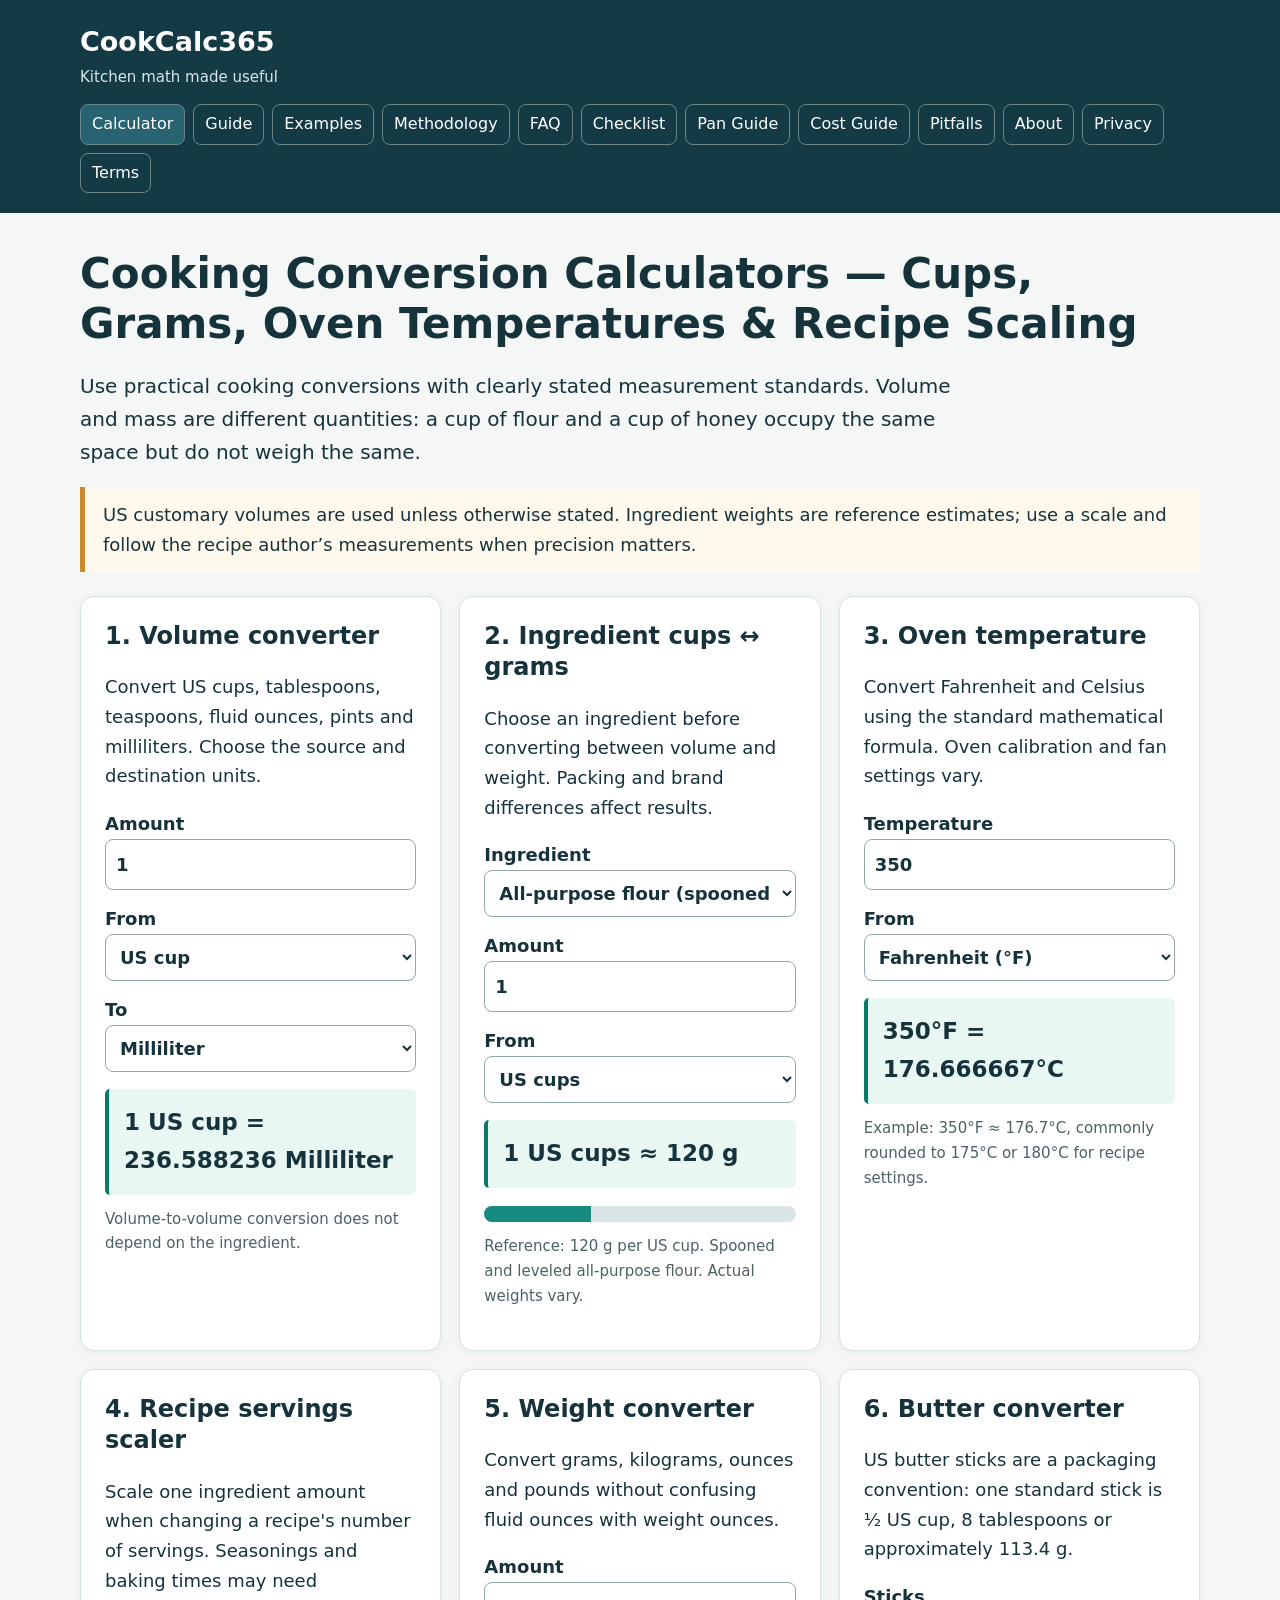
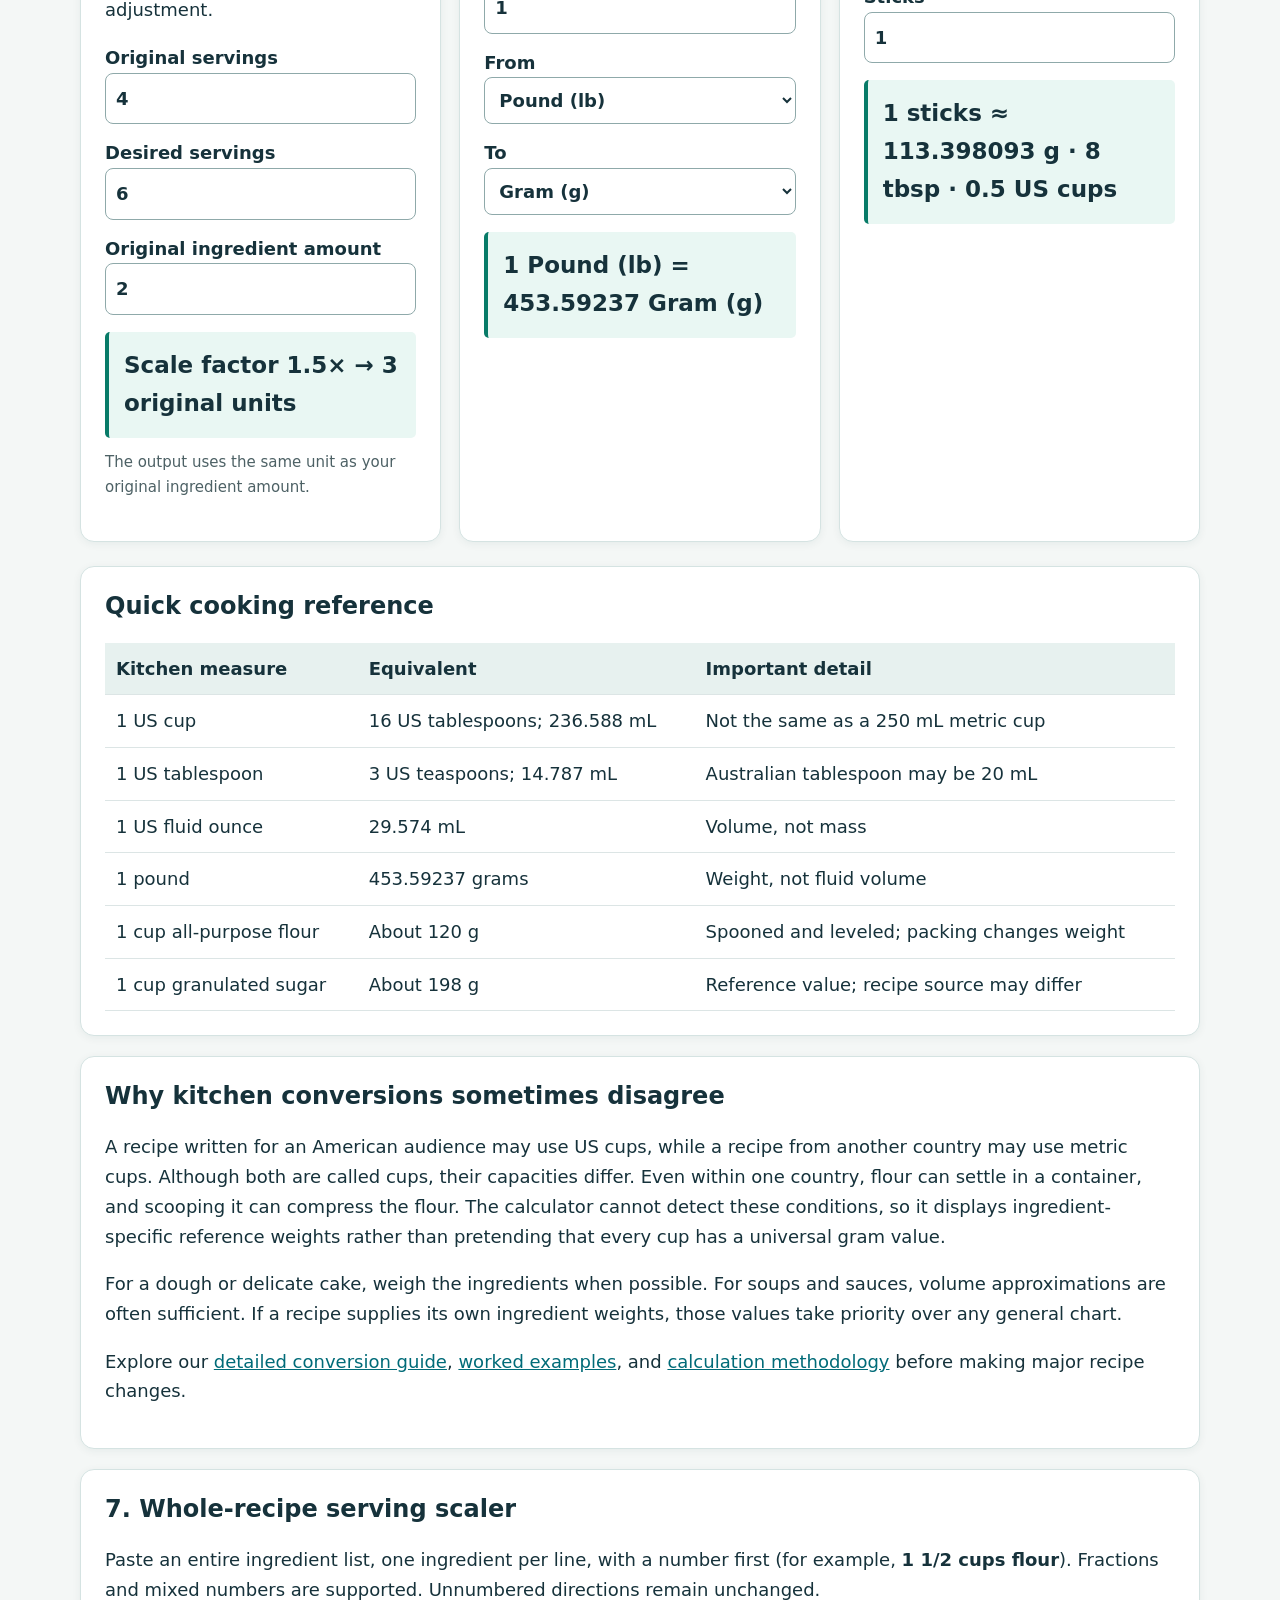
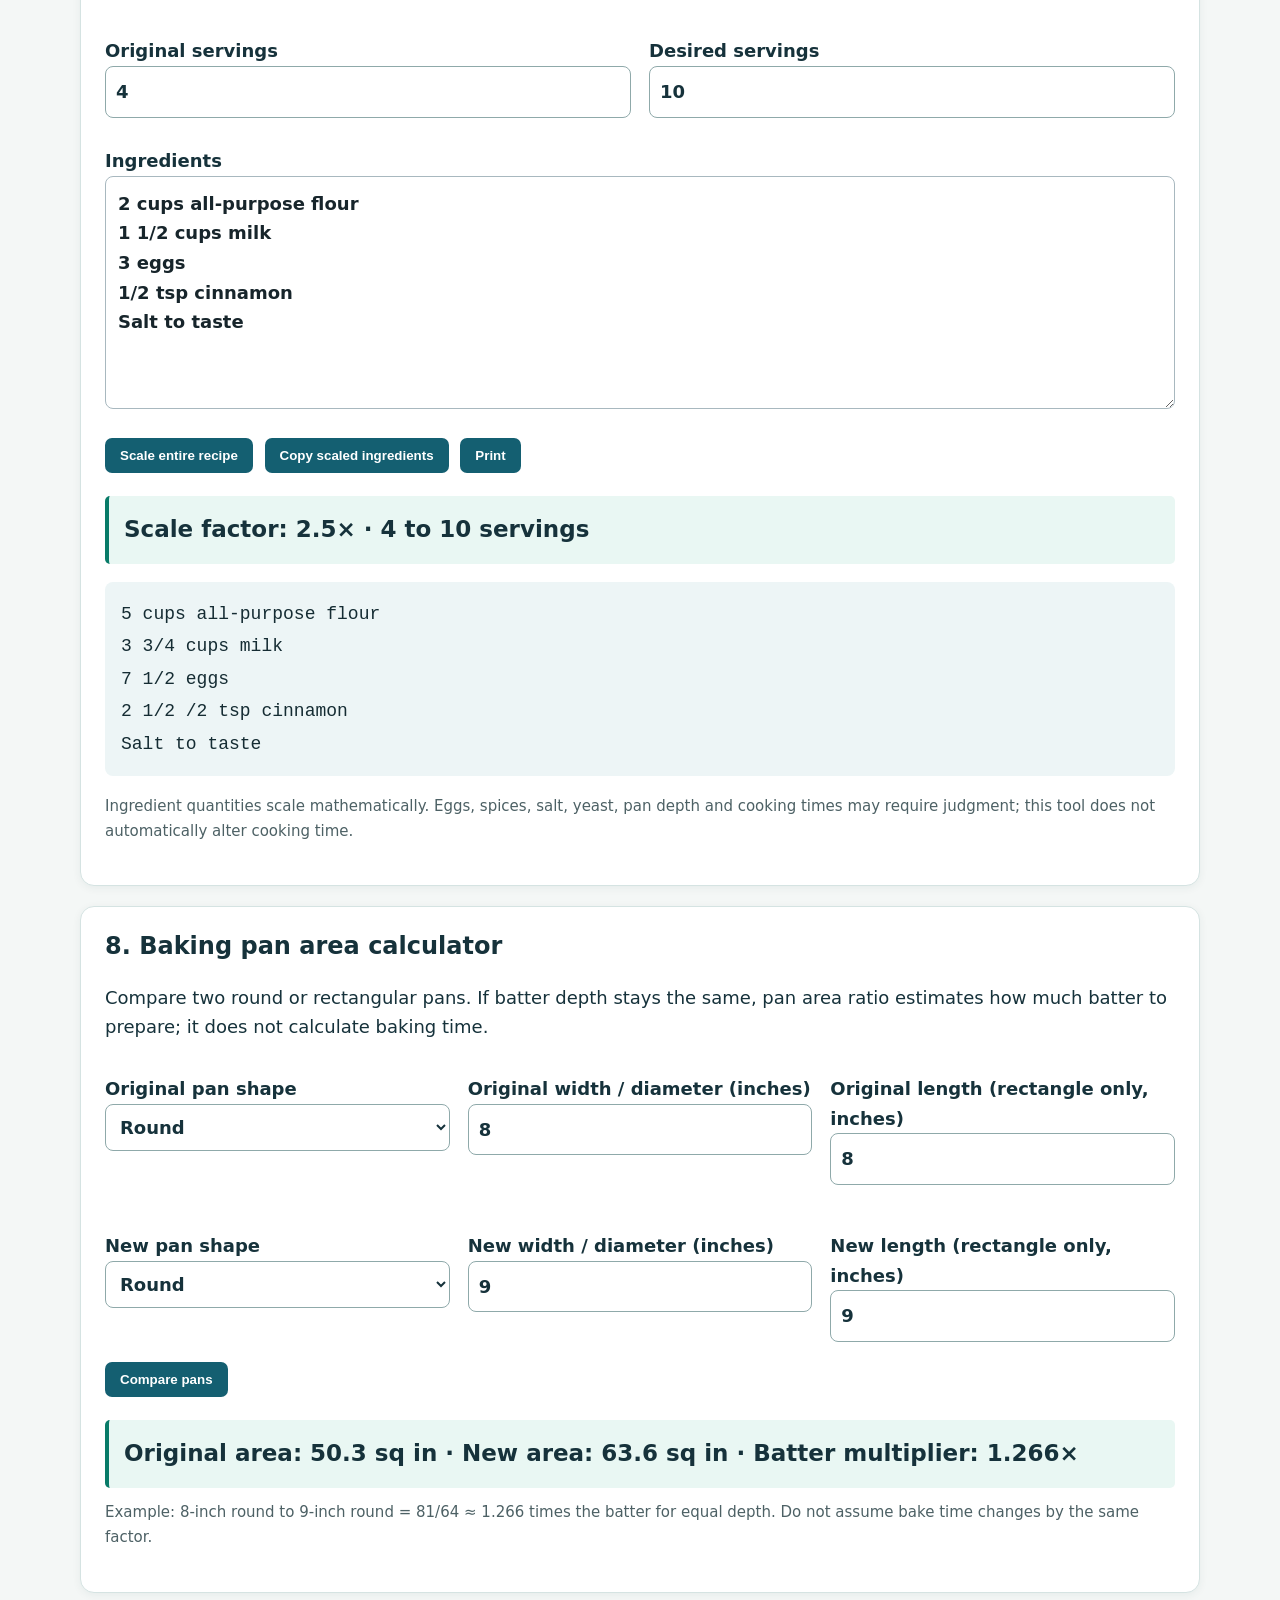
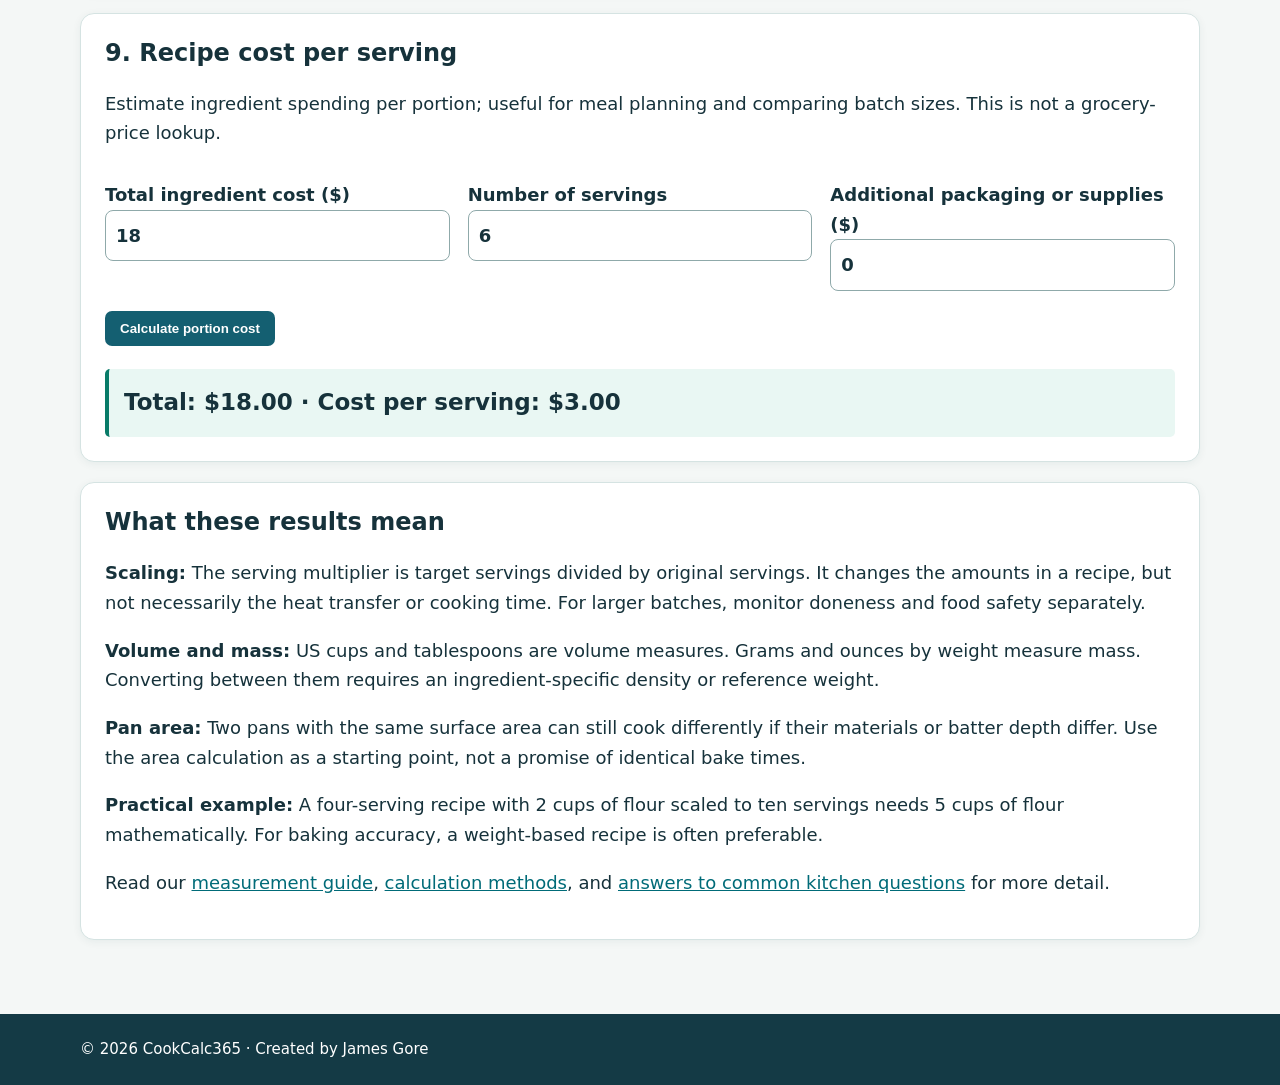
<file: index.html>
<!DOCTYPE html>
<html lang="en"><head><meta charset="utf-8"/><meta content="width=device-width,initial-scale=1" name="viewport"/><meta content="#143a45" name="theme-color"/><title>Cooking Calculators: Recipe Scaler, Cups to Grams, Pan Sizes | CookCalc365</title><meta content="Free US kitchen tools: scale an entire recipe, compare baking pans, estimate recipe cost per serving, convert ingredient cups to grams, and convert oven temperatures." name="description"/><link href="https://cookcalc365.com/index.html" rel="canonical"/><link href="style.css" rel="stylesheet"/><script async="" crossorigin="anonymous" src="https://pagead2.googlesyndication.com/pagead/js/adsbygoogle.js?client=ca-pub-5287196493103465"></script></head><body><a class="skip" href="#content">Skip to content</a><header><div class="wrap"><div class="brand">CookCalc365 <span>Kitchen math made useful</span></div><nav aria-label="Main navigation"><a aria-current="page" href="index.html">Calculator</a><a href="guide.html">Guide</a><a href="examples.html">Examples</a><a href="methodology.html">Methodology</a><a href="faq.html">FAQ</a><a href="checklist.html">Checklist</a><a href="pan-guide.html">Pan Guide</a><a href="cost-guide.html">Cost Guide</a><a href="pitfalls.html">Pitfalls</a><a href="about.html">About</a><a href="privacy.html">Privacy</a><a href="terms.html">Terms</a></nav></div></header><main class="wrap" id="content"><h1>Cooking Conversion Calculators — Cups, Grams, Oven Temperatures &amp; Recipe Scaling</h1><p class="lead">Use practical cooking conversions with clearly stated measurement standards. Volume and mass are different quantities: a cup of flour and a cup of honey occupy the same space but do not weigh the same.</p><p class="note">US customary volumes are used unless otherwise stated. Ingredient weights are reference estimates; use a scale and follow the recipe author’s measurements when precision matters.</p><section class="grid tools">
<article class="panel"><h2>1. Volume converter</h2><p>Convert US cups, tablespoons, teaspoons, fluid ounces, pints and milliliters. Choose the source and destination units.</p><label>Amount <input id="volAmount" step="any" type="number" value="1"/></label><label>From <select id="volFrom"><option value="cup">US cup</option><option value="tbsp">US tablespoon</option><option value="tsp">US teaspoon</option><option value="floz">US fluid ounce</option><option value="ml">Milliliter</option><option value="l">Liter</option><option value="pint">US pint</option></select></label><label>To <select id="volTo"><option value="ml">Milliliter</option><option value="cup">US cup</option><option value="tbsp">US tablespoon</option><option value="tsp">US teaspoon</option><option value="floz">US fluid ounce</option><option value="l">Liter</option><option value="pint">US pint</option></select></label><output aria-live="polite" class="result" id="volResult"></output><p class="small">Volume-to-volume conversion does not depend on the ingredient.</p></article>
<article class="panel"><h2>2. Ingredient cups ↔ grams</h2><p>Choose an ingredient before converting between volume and weight. Packing and brand differences affect results.</p><label>Ingredient <select id="ingredient"><option value="flour">All-purpose flour (spooned)</option><option value="sugar">Granulated sugar</option><option value="brown">Brown sugar (packed)</option><option value="butter">Butter</option><option value="honey">Honey</option><option value="oats">Rolled oats</option><option value="rice">Uncooked white rice (approx.)</option><option value="oil">Vegetable oil (approx.)</option><option value="cocoa">Unsweetened cocoa powder</option><option value="milk">Milk (approx.)</option></select></label><label>Amount <input id="ingAmount" step="any" type="number" value="1"/></label><label>From <select id="ingFrom"><option value="cup">US cups</option><option value="g">Grams</option></select></label><output aria-live="polite" class="result" id="ingResult"></output><div aria-hidden="true" class="bar" id="ingBar"><span></span></div><p class="small" id="ingNote"></p></article>
<article class="panel"><h2>3. Oven temperature</h2><p>Convert Fahrenheit and Celsius using the standard mathematical formula. Oven calibration and fan settings vary.</p><label>Temperature <input id="tempAmount" step="any" type="number" value="350"/></label><label>From <select id="tempFrom"><option value="f">Fahrenheit (°F)</option><option value="c">Celsius (°C)</option></select></label><output aria-live="polite" class="result" id="tempResult"></output><p class="small">Example: 350°F ≈ 176.7°C, commonly rounded to 175°C or 180°C for recipe settings.</p></article>
<article class="panel"><h2>4. Recipe servings scaler</h2><p>Scale one ingredient amount when changing a recipe's number of servings. Seasonings and baking times may need adjustment.</p><label>Original servings <input id="servOld" min="0.01" step="any" type="number" value="4"/></label><label>Desired servings <input id="servNew" min="0.01" step="any" type="number" value="6"/></label><label>Original ingredient amount <input id="servAmount" min="0" step="any" type="number" value="2"/></label><output aria-live="polite" class="result" id="servResult"></output><p class="small">The output uses the same unit as your original ingredient amount.</p></article>
<article class="panel"><h2>5. Weight converter</h2><p>Convert grams, kilograms, ounces and pounds without confusing fluid ounces with weight ounces.</p><label>Amount <input id="weightAmount" step="any" type="number" value="1"/></label><label>From <select id="weightFrom"><option value="lb">Pound (lb)</option><option value="oz">Ounce (oz)</option><option value="g">Gram (g)</option><option value="kg">Kilogram (kg)</option></select></label><label>To <select id="weightTo"><option value="g">Gram (g)</option><option value="oz">Ounce (oz)</option><option value="lb">Pound (lb)</option><option value="kg">Kilogram (kg)</option></select></label><output aria-live="polite" class="result" id="weightResult"></output></article>
<article class="panel"><h2>6. Butter converter</h2><p>US butter sticks are a packaging convention: one standard stick is ½ US cup, 8 tablespoons or approximately 113.4 g.</p><label>Sticks <input id="butterAmount" step="any" type="number" value="1"/></label><output aria-live="polite" class="result" id="butterResult"></output></article></section>
<section class="panel"><h2>Quick cooking reference</h2><div class="tablewrap"><table><thead><tr><th>Kitchen measure</th><th>Equivalent</th><th>Important detail</th></tr></thead><tbody><tr><td>1 US cup</td><td>16 US tablespoons; 236.588 mL</td><td>Not the same as a 250 mL metric cup</td></tr><tr><td>1 US tablespoon</td><td>3 US teaspoons; 14.787 mL</td><td>Australian tablespoon may be 20 mL</td></tr><tr><td>1 US fluid ounce</td><td>29.574 mL</td><td>Volume, not mass</td></tr><tr><td>1 pound</td><td>453.59237 grams</td><td>Weight, not fluid volume</td></tr><tr><td>1 cup all-purpose flour</td><td>About 120 g</td><td>Spooned and leveled; packing changes weight</td></tr><tr><td>1 cup granulated sugar</td><td>About 198 g</td><td>Reference value; recipe source may differ</td></tr></tbody></table></div></section>
<section class="panel"><h2>Why kitchen conversions sometimes disagree</h2><p>A recipe written for an American audience may use US cups, while a recipe from another country may use metric cups. Although both are called cups, their capacities differ. Even within one country, flour can settle in a container, and scooping it can compress the flour. The calculator cannot detect these conditions, so it displays ingredient-specific reference weights rather than pretending that every cup has a universal gram value.</p><p>For a dough or delicate cake, weigh the ingredients when possible. For soups and sauces, volume approximations are often sufficient. If a recipe supplies its own ingredient weights, those values take priority over any general chart.</p><p>Explore our <a href="guide.html">detailed conversion guide</a>, <a href="examples.html">worked examples</a>, and <a href="methodology.html">calculation methodology</a> before making major recipe changes.</p></section>
<section class="panel" id="whole-recipe"><h2>7. Whole-recipe serving scaler</h2><p>Paste an entire ingredient list, one ingredient per line, with a number first (for example, <strong>1 1/2 cups flour</strong>). Fractions and mixed numbers are supported. Unnumbered directions remain unchanged.</p><div class="grid"><label>Original servings <input id="recipeOriginal" min="0.1" step="any" type="number" value="4"/></label><label>Desired servings <input id="recipeTarget" min="0.1" step="any" type="number" value="10"/></label></div><label>Ingredients <textarea id="recipeLines" rows="7">2 cups all-purpose flour
1 1/2 cups milk
3 eggs
1/2 tsp cinnamon
Salt to taste</textarea></label><button id="scaleRecipe" type="button">Scale entire recipe</button> <button id="copyRecipe" type="button">Copy scaled ingredients</button> <button id="printRecipe" type="button">Print</button><p aria-live="polite" class="result" id="recipeFactor"></p><pre class="recipe-output" id="recipeOutput"></pre><p class="small">Ingredient quantities scale mathematically. Eggs, spices, salt, yeast, pan depth and cooking times may require judgment; this tool does not automatically alter cooking time.</p></section>
<section class="panel" id="pan"><h2>8. Baking pan area calculator</h2><p>Compare two round or rectangular pans. If batter depth stays the same, pan area ratio estimates how much batter to prepare; it does not calculate baking time.</p><div class="grid"><label>Original pan shape <select id="panOldShape"><option value="round">Round</option><option value="rect">Rectangle / square</option></select></label><label>Original width / diameter (inches) <input id="panOldW" min="0.1" step="any" type="number" value="8"/></label><label>Original length (rectangle only, inches) <input id="panOldL" min="0.1" step="any" type="number" value="8"/></label><label>New pan shape <select id="panNewShape"><option value="round">Round</option><option value="rect">Rectangle / square</option></select></label><label>New width / diameter (inches) <input id="panNewW" min="0.1" step="any" type="number" value="9"/></label><label>New length (rectangle only, inches) <input id="panNewL" min="0.1" step="any" type="number" value="9"/></label></div><button id="calcPan" type="button">Compare pans</button><output aria-live="polite" class="result" id="panResult"></output><p class="small">Example: 8-inch round to 9-inch round = 81/64 ≈ 1.266 times the batter for equal depth. Do not assume bake time changes by the same factor.</p></section>
<section class="panel" id="portion"><h2>9. Recipe cost per serving</h2><p>Estimate ingredient spending per portion; useful for meal planning and comparing batch sizes. This is not a grocery-price lookup.</p><div class="grid"><label>Total ingredient cost ($) <input id="costTotal" min="0" step="0.01" type="number" value="18"/></label><label>Number of servings <input id="costServings" min="0.1" step="any" type="number" value="6"/></label><label>Additional packaging or supplies ($) <input id="costExtra" min="0" step="0.01" type="number" value="0"/></label></div><button id="calcCost" type="button">Calculate portion cost</button><output aria-live="polite" class="result" id="costResult"></output></section>
<section class="panel"><h2>What these results mean</h2><p><strong>Scaling:</strong> The serving multiplier is target servings divided by original servings. It changes the amounts in a recipe, but not necessarily the heat transfer or cooking time. For larger batches, monitor doneness and food safety separately.</p><p><strong>Volume and mass:</strong> US cups and tablespoons are volume measures. Grams and ounces by weight measure mass. Converting between them requires an ingredient-specific density or reference weight.</p><p><strong>Pan area:</strong> Two pans with the same surface area can still cook differently if their materials or batter depth differ. Use the area calculation as a starting point, not a promise of identical bake times.</p><p><strong>Practical example:</strong> A four-serving recipe with 2 cups of flour scaled to ten servings needs 5 cups of flour mathematically. For baking accuracy, a weight-based recipe is often preferable.</p><p>Read our <a href="guide.html">measurement guide</a>, <a href="methodology.html">calculation methods</a>, and <a href="faq.html">answers to common kitchen questions</a> for more detail.</p></section>
</main><footer><div class="wrap">© <span id="year">2026</span> CookCalc365 · Created by James Gore</div></footer><script defer="" src="script.js"></script></body></html>
</file>
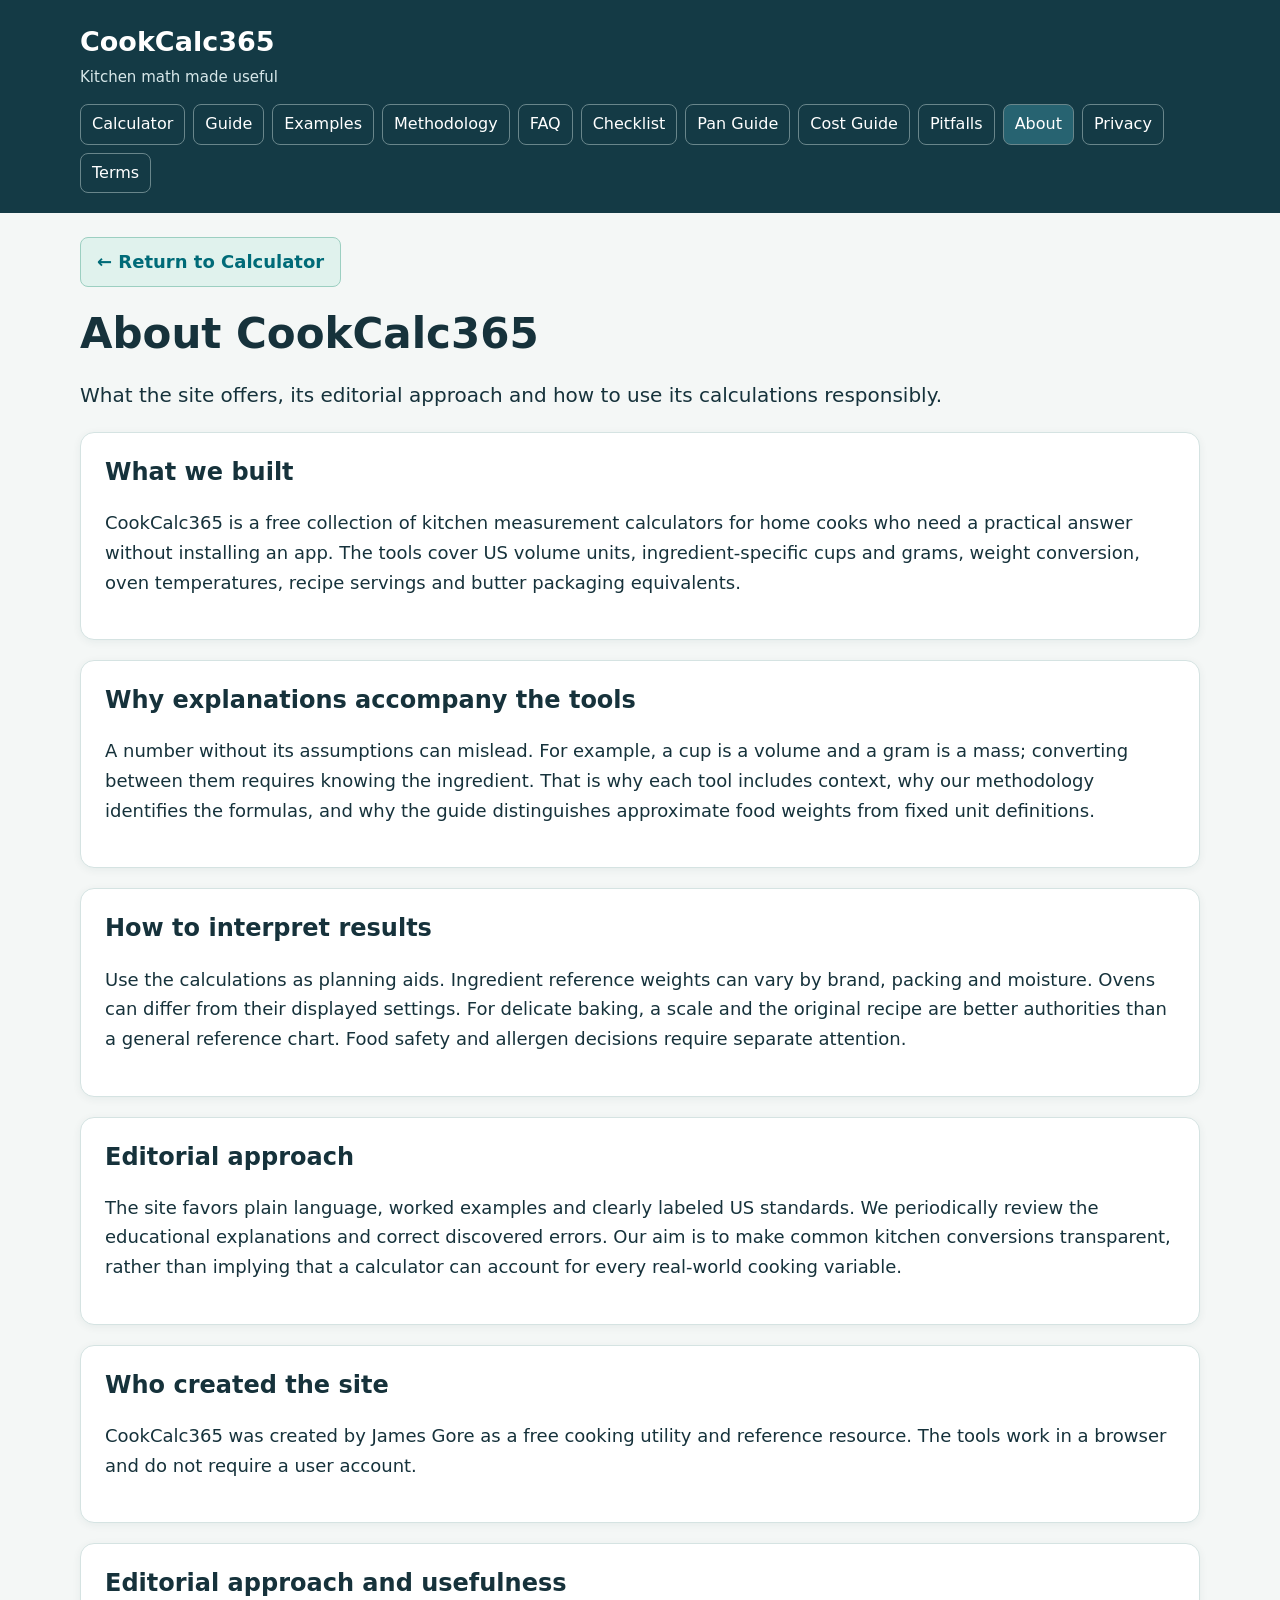
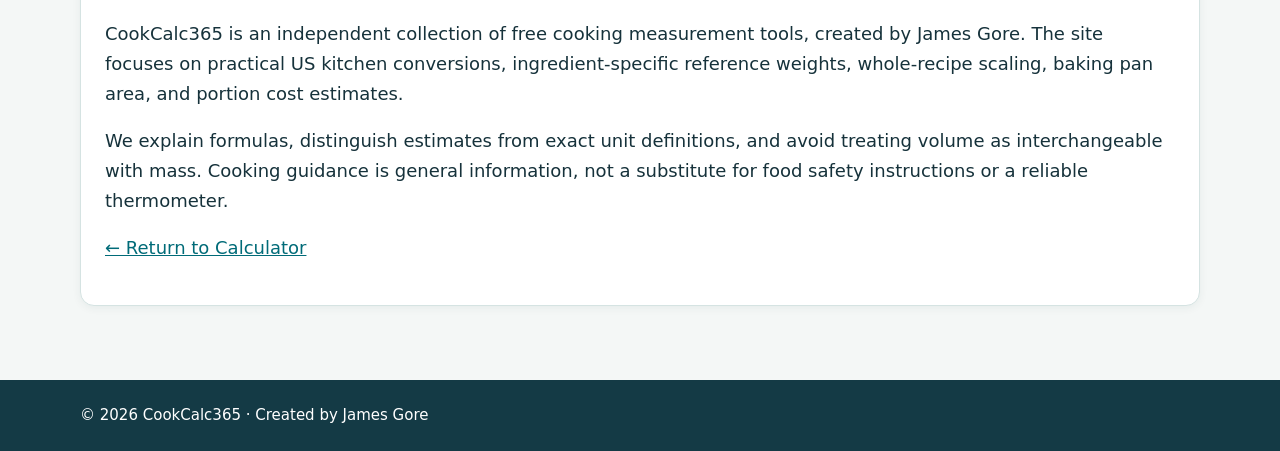
<file: about.html>
<!DOCTYPE html>
<html lang="en"><head><meta charset="utf-8"/><meta content="width=device-width,initial-scale=1" name="viewport"/><meta content="#143a45" name="theme-color"/><title>About CookCalc365 | CookCalc365</title><meta content="What the site offers, its editorial approach and how to use its calculations responsibly." name="description"/><link href="https://cookcalc365.com/about.html" rel="canonical"/><link href="style.css" rel="stylesheet"/><script async="" crossorigin="anonymous" src="https://pagead2.googlesyndication.com/pagead/js/adsbygoogle.js?client=ca-pub-5287196493103465"></script></head><body><a class="skip" href="#content">Skip to content</a><header><div class="wrap"><div class="brand">CookCalc365 <span>Kitchen math made useful</span></div><nav aria-label="Main navigation"><a href="index.html">Calculator</a><a href="guide.html">Guide</a><a href="examples.html">Examples</a><a href="methodology.html">Methodology</a><a href="faq.html">FAQ</a><a href="checklist.html">Checklist</a><a href="pan-guide.html">Pan Guide</a><a href="cost-guide.html">Cost Guide</a><a href="pitfalls.html">Pitfalls</a><a aria-current="page" href="about.html">About</a><a href="privacy.html">Privacy</a><a href="terms.html">Terms</a></nav></div></header><main class="wrap" id="content"><p class="back"><a href="index.html">← Return to Calculator</a></p><h1>About CookCalc365</h1><p class="lead">What the site offers, its editorial approach and how to use its calculations responsibly.</p><section class="panel"><h2>What we built</h2><p>CookCalc365 is a free collection of kitchen measurement calculators for home cooks who need a practical answer without installing an app. The tools cover US volume units, ingredient-specific cups and grams, weight conversion, oven temperatures, recipe servings and butter packaging equivalents.</p></section><section class="panel"><h2>Why explanations accompany the tools</h2><p>A number without its assumptions can mislead. For example, a cup is a volume and a gram is a mass; converting between them requires knowing the ingredient. That is why each tool includes context, why our methodology identifies the formulas, and why the guide distinguishes approximate food weights from fixed unit definitions.</p></section><section class="panel"><h2>How to interpret results</h2><p>Use the calculations as planning aids. Ingredient reference weights can vary by brand, packing and moisture. Ovens can differ from their displayed settings. For delicate baking, a scale and the original recipe are better authorities than a general reference chart. Food safety and allergen decisions require separate attention.</p></section><section class="panel"><h2>Editorial approach</h2><p>The site favors plain language, worked examples and clearly labeled US standards. We periodically review the educational explanations and correct discovered errors. Our aim is to make common kitchen conversions transparent, rather than implying that a calculator can account for every real-world cooking variable.</p></section><section class="panel"><h2>Who created the site</h2><p>CookCalc365 was created by James Gore as a free cooking utility and reference resource. The tools work in a browser and do not require a user account.</p></section><section class="panel"><h2>Editorial approach and usefulness</h2><p>CookCalc365 is an independent collection of free cooking measurement tools, created by James Gore. The site focuses on practical US kitchen conversions, ingredient-specific reference weights, whole-recipe scaling, baking pan area, and portion cost estimates.</p><p>We explain formulas, distinguish estimates from exact unit definitions, and avoid treating volume as interchangeable with mass. Cooking guidance is general information, not a substitute for food safety instructions or a reliable thermometer.</p><p><a href="index.html">← Return to Calculator</a></p></section></main><footer><div class="wrap">© <span id="year">2026</span> CookCalc365 · Created by James Gore</div></footer><script defer="" src="script.js"></script></body></html>
</file>
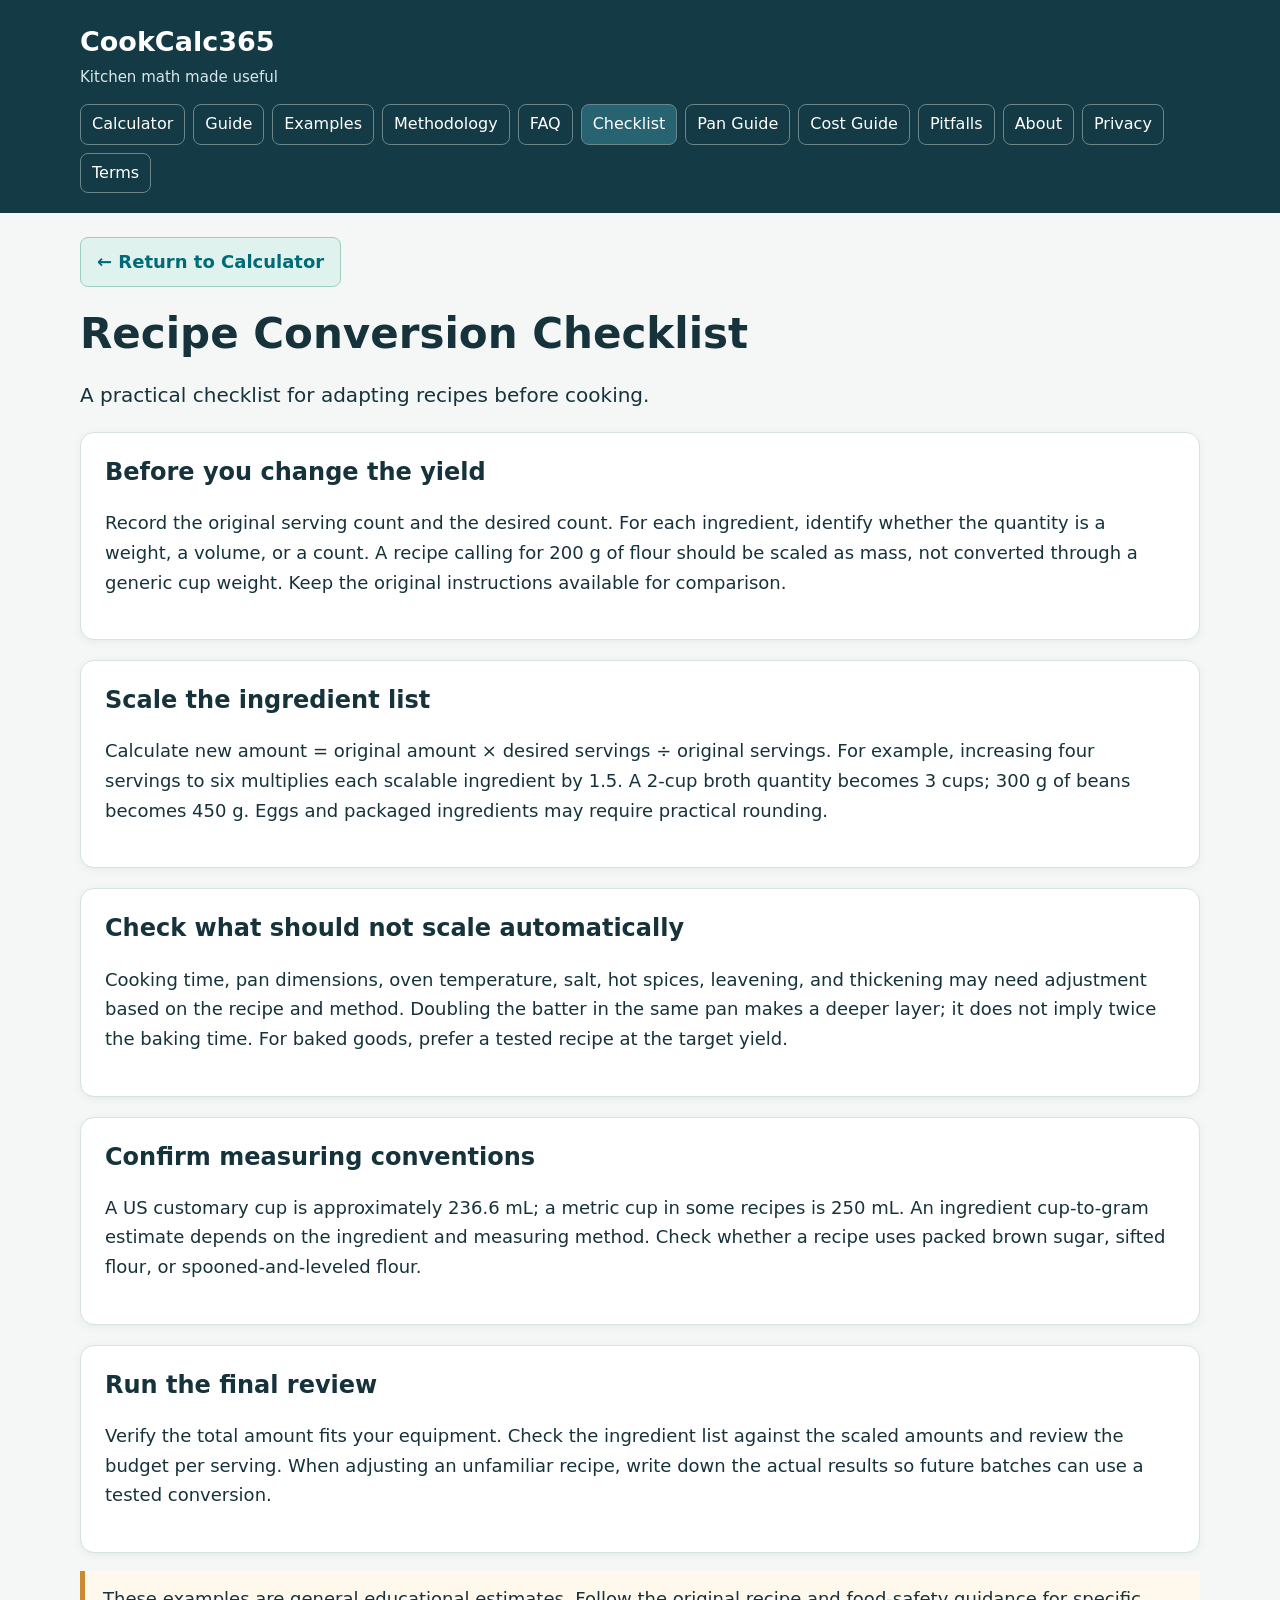
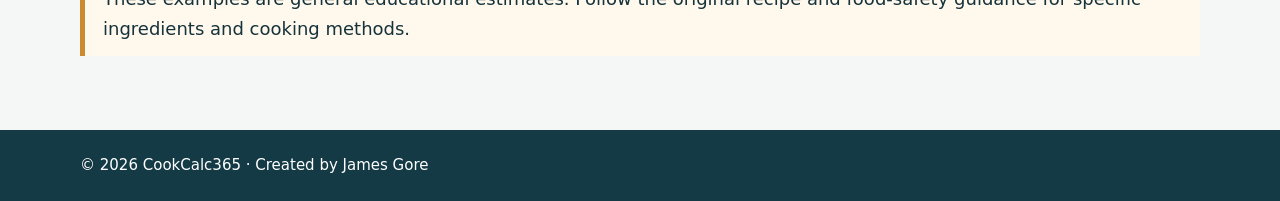
<file: checklist.html>
<!DOCTYPE html>

<html lang="en"><head><meta charset="utf-8"/><meta content="width=device-width,initial-scale=1" name="viewport"/><meta content="#143a45" name="theme-color"/><title>Recipe Conversion Checklist | CookCalc365</title><meta content="A practical checklist for adapting recipes before cooking" name="description"/><link href="https://cookcalc365.com/checklist.html" rel="canonical"/><link href="style.css" rel="stylesheet"/><script async="" crossorigin="anonymous" src="https://pagead2.googlesyndication.com/pagead/js/adsbygoogle.js?client=ca-pub-5287196493103465"></script></head><body><a class="skip" href="#content">Skip to content</a><header><div class="wrap"><div class="brand">CookCalc365 <span>Kitchen math made useful</span></div><nav aria-label="Main navigation"><a href="index.html">Calculator</a><a href="guide.html">Guide</a><a href="examples.html">Examples</a><a href="methodology.html">Methodology</a><a href="faq.html">FAQ</a><a aria-current="page" href="checklist.html">Checklist</a><a href="pan-guide.html">Pan Guide</a><a href="cost-guide.html">Cost Guide</a><a href="pitfalls.html">Pitfalls</a><a href="about.html">About</a><a href="privacy.html">Privacy</a><a href="terms.html">Terms</a></nav></div></header><main class="wrap" id="content"><p class="back"><a href="index.html">← Return to Calculator</a></p><h1>Recipe Conversion Checklist</h1><p class="lead">A practical checklist for adapting recipes before cooking.</p><section class="panel"><h2>Before you change the yield</h2><p>Record the original serving count and the desired count. For each ingredient, identify whether the quantity is a weight, a volume, or a count. A recipe calling for 200 g of flour should be scaled as mass, not converted through a generic cup weight. Keep the original instructions available for comparison.</p></section><section class="panel"><h2>Scale the ingredient list</h2><p>Calculate new amount = original amount × desired servings ÷ original servings. For example, increasing four servings to six multiplies each scalable ingredient by 1.5. A 2-cup broth quantity becomes 3 cups; 300 g of beans becomes 450 g. Eggs and packaged ingredients may require practical rounding.</p></section><section class="panel"><h2>Check what should not scale automatically</h2><p>Cooking time, pan dimensions, oven temperature, salt, hot spices, leavening, and thickening may need adjustment based on the recipe and method. Doubling the batter in the same pan makes a deeper layer; it does not imply twice the baking time. For baked goods, prefer a tested recipe at the target yield.</p></section><section class="panel"><h2>Confirm measuring conventions</h2><p>A US customary cup is approximately 236.6 mL; a metric cup in some recipes is 250 mL. An ingredient cup-to-gram estimate depends on the ingredient and measuring method. Check whether a recipe uses packed brown sugar, sifted flour, or spooned-and-leveled flour.</p></section><section class="panel"><h2>Run the final review</h2><p>Verify the total amount fits your equipment. Check the ingredient list against the scaled amounts and review the budget per serving. When adjusting an unfamiliar recipe, write down the actual results so future batches can use a tested conversion.</p></section><p class="note">These examples are general educational estimates. Follow the original recipe and food-safety guidance for specific ingredients and cooking methods.</p></main><footer><div class="wrap">© <span id="year">2026</span> CookCalc365 · Created by James Gore</div></footer><script defer="" src="script.js"></script></body></html>
</file>
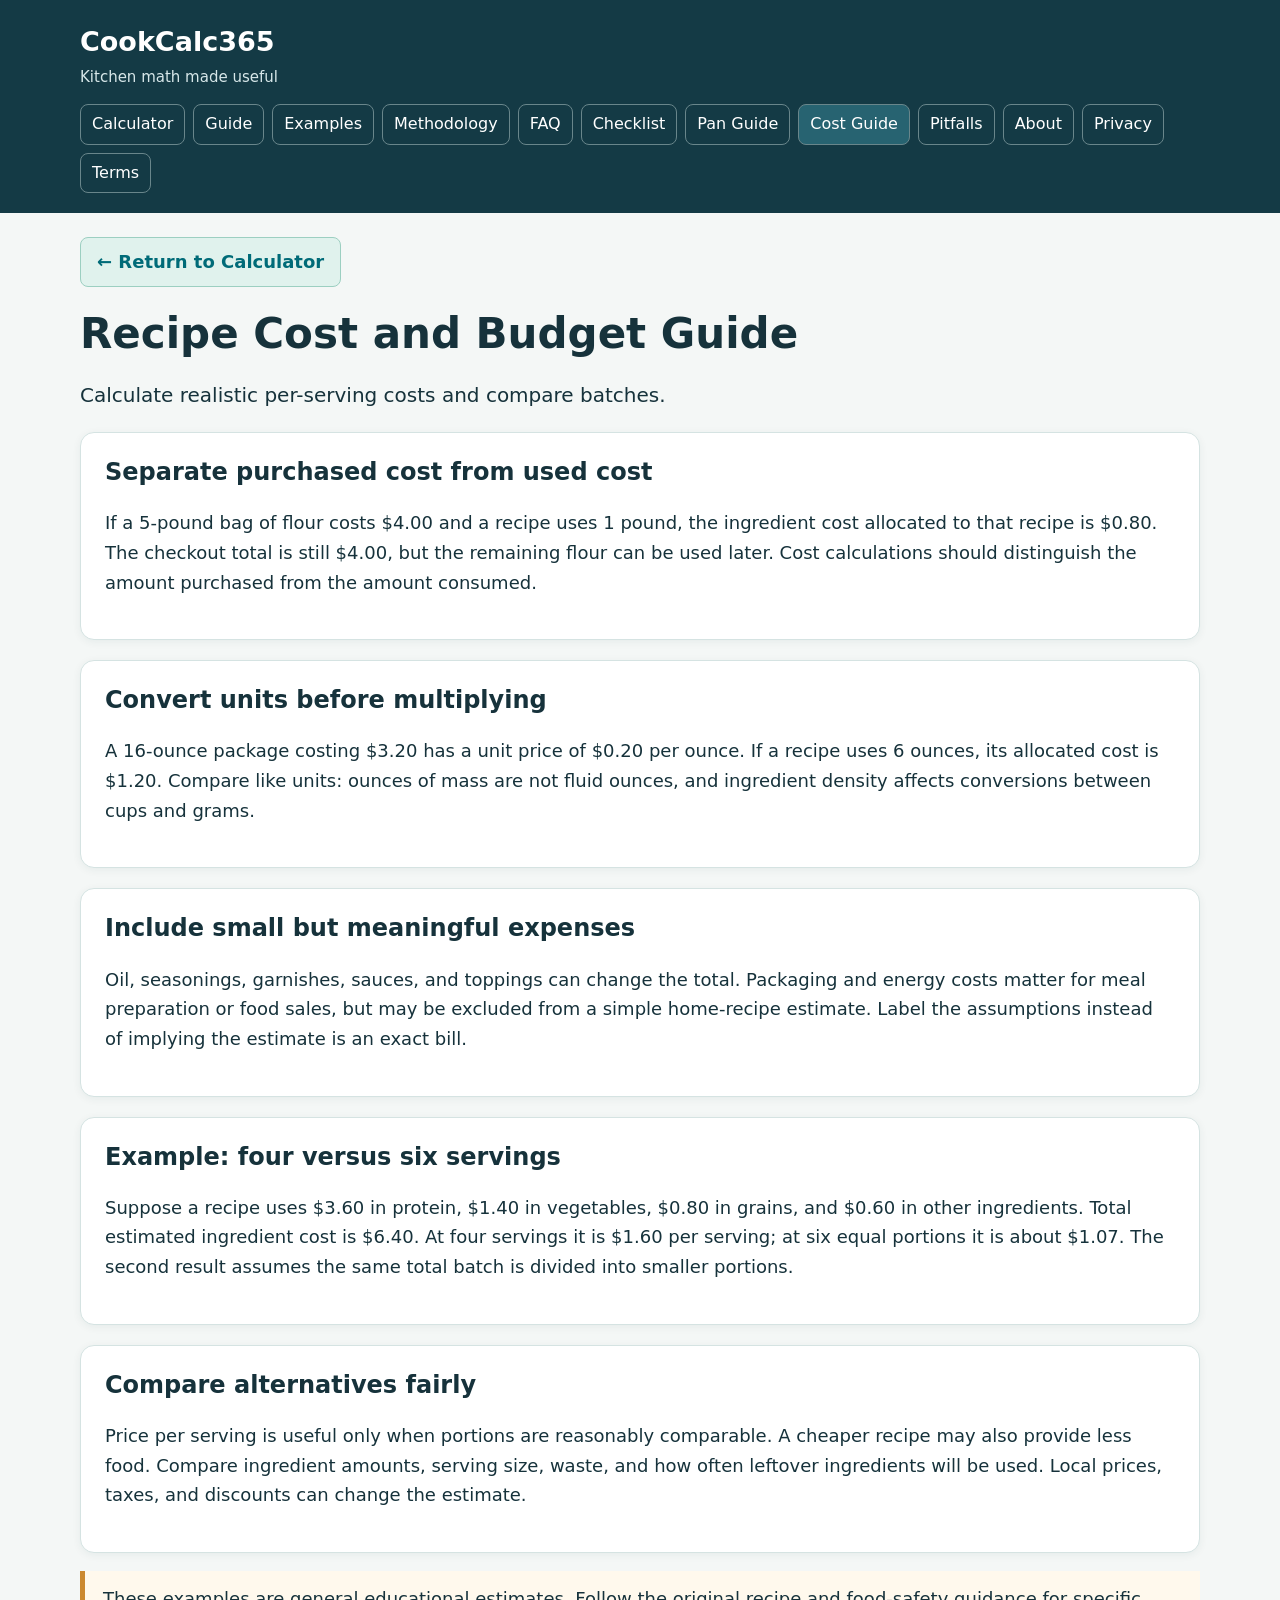
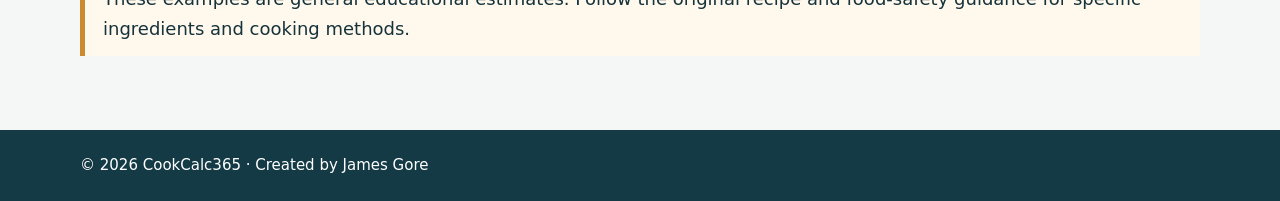
<file: cost-guide.html>
<!DOCTYPE html>

<html lang="en"><head><meta charset="utf-8"/><meta content="width=device-width,initial-scale=1" name="viewport"/><meta content="#143a45" name="theme-color"/><title>Recipe Cost and Budget Guide | CookCalc365</title><meta content="Calculate realistic per-serving costs and compare batches" name="description"/><link href="https://cookcalc365.com/cost-guide.html" rel="canonical"/><link href="style.css" rel="stylesheet"/><script async="" crossorigin="anonymous" src="https://pagead2.googlesyndication.com/pagead/js/adsbygoogle.js?client=ca-pub-5287196493103465"></script></head><body><a class="skip" href="#content">Skip to content</a><header><div class="wrap"><div class="brand">CookCalc365 <span>Kitchen math made useful</span></div><nav aria-label="Main navigation"><a href="index.html">Calculator</a><a href="guide.html">Guide</a><a href="examples.html">Examples</a><a href="methodology.html">Methodology</a><a href="faq.html">FAQ</a><a href="checklist.html">Checklist</a><a href="pan-guide.html">Pan Guide</a><a aria-current="page" href="cost-guide.html">Cost Guide</a><a href="pitfalls.html">Pitfalls</a><a href="about.html">About</a><a href="privacy.html">Privacy</a><a href="terms.html">Terms</a></nav></div></header><main class="wrap" id="content"><p class="back"><a href="index.html">← Return to Calculator</a></p><h1>Recipe Cost and Budget Guide</h1><p class="lead">Calculate realistic per-serving costs and compare batches.</p><section class="panel"><h2>Separate purchased cost from used cost</h2><p>If a 5-pound bag of flour costs $4.00 and a recipe uses 1 pound, the ingredient cost allocated to that recipe is $0.80. The checkout total is still $4.00, but the remaining flour can be used later. Cost calculations should distinguish the amount purchased from the amount consumed.</p></section><section class="panel"><h2>Convert units before multiplying</h2><p>A 16-ounce package costing $3.20 has a unit price of $0.20 per ounce. If a recipe uses 6 ounces, its allocated cost is $1.20. Compare like units: ounces of mass are not fluid ounces, and ingredient density affects conversions between cups and grams.</p></section><section class="panel"><h2>Include small but meaningful expenses</h2><p>Oil, seasonings, garnishes, sauces, and toppings can change the total. Packaging and energy costs matter for meal preparation or food sales, but may be excluded from a simple home-recipe estimate. Label the assumptions instead of implying the estimate is an exact bill.</p></section><section class="panel"><h2>Example: four versus six servings</h2><p>Suppose a recipe uses $3.60 in protein, $1.40 in vegetables, $0.80 in grains, and $0.60 in other ingredients. Total estimated ingredient cost is $6.40. At four servings it is $1.60 per serving; at six equal portions it is about $1.07. The second result assumes the same total batch is divided into smaller portions.</p></section><section class="panel"><h2>Compare alternatives fairly</h2><p>Price per serving is useful only when portions are reasonably comparable. A cheaper recipe may also provide less food. Compare ingredient amounts, serving size, waste, and how often leftover ingredients will be used. Local prices, taxes, and discounts can change the estimate.</p></section><p class="note">These examples are general educational estimates. Follow the original recipe and food-safety guidance for specific ingredients and cooking methods.</p></main><footer><div class="wrap">© <span id="year">2026</span> CookCalc365 · Created by James Gore</div></footer><script defer="" src="script.js"></script></body></html>
</file>
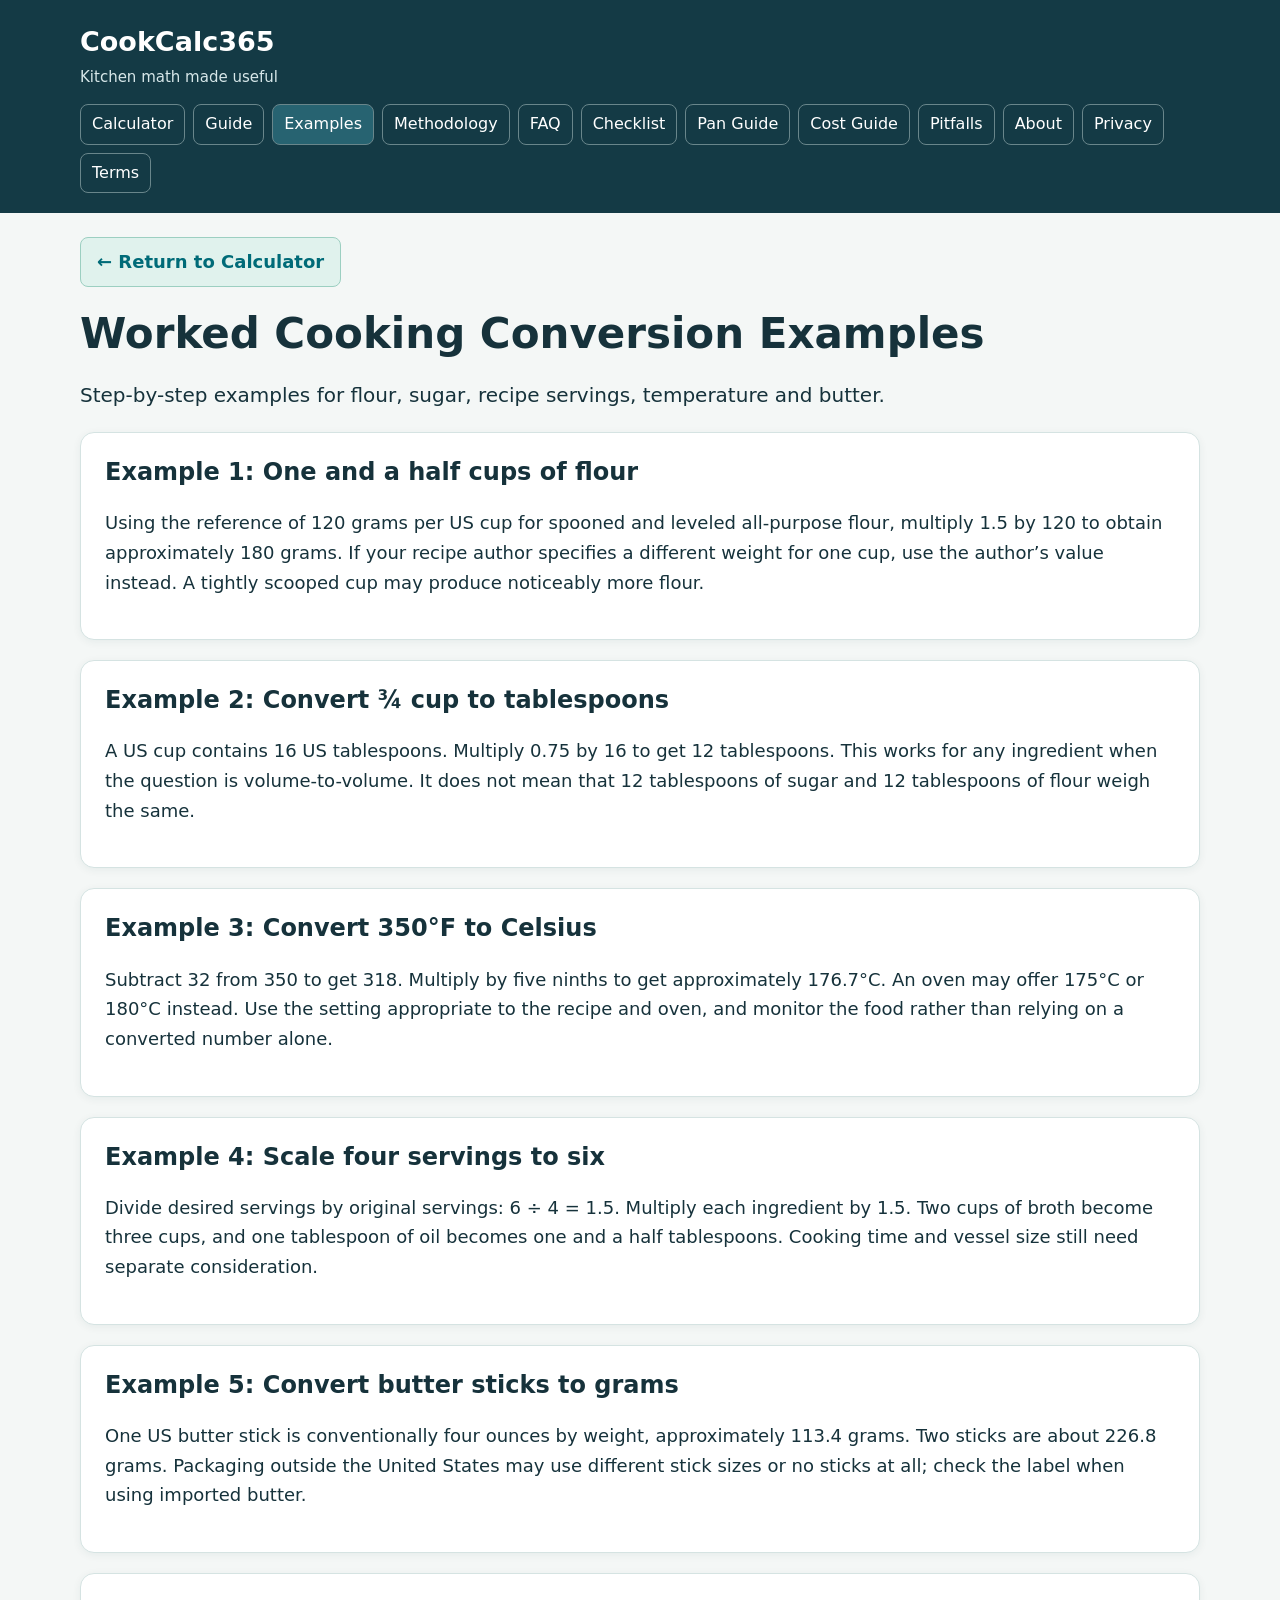
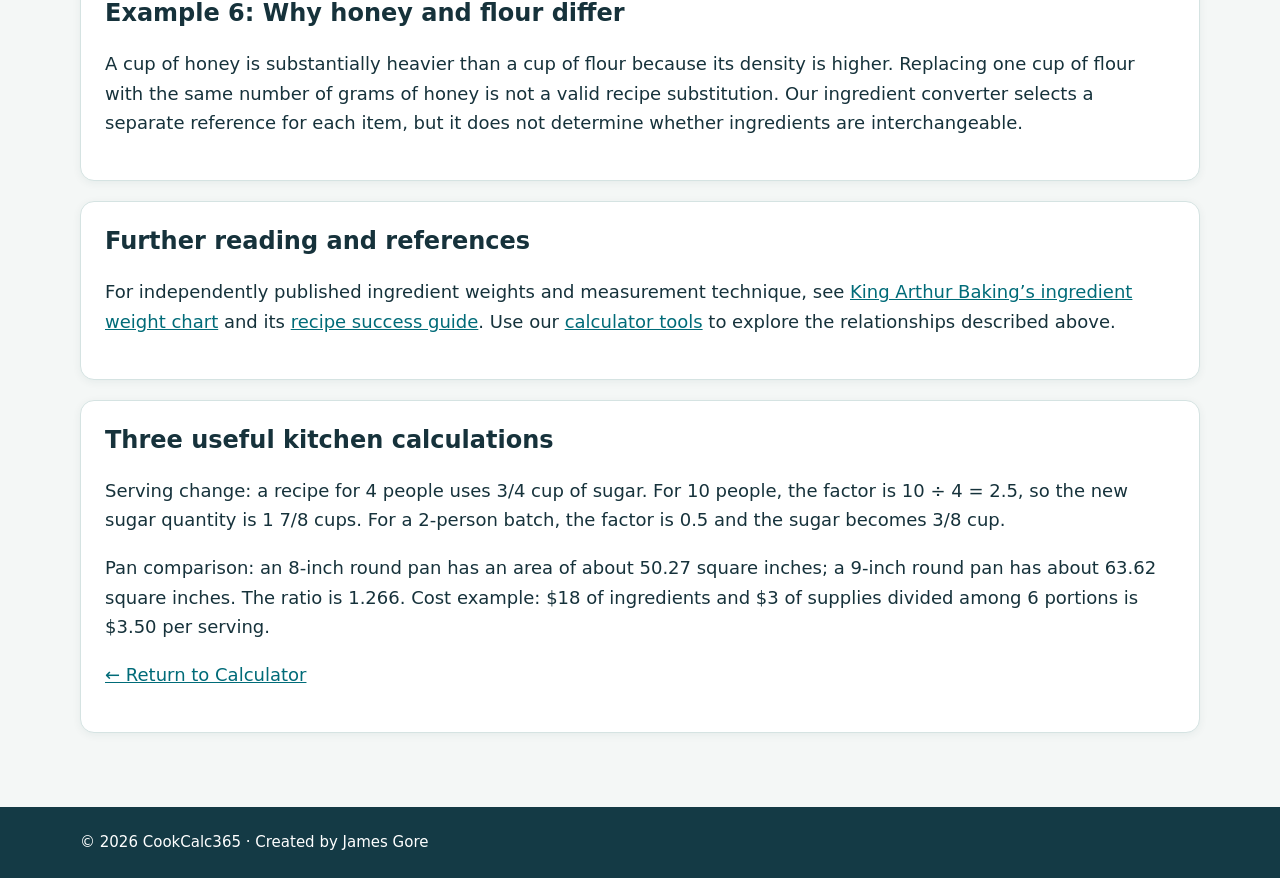
<file: examples.html>
<!DOCTYPE html>
<html lang="en"><head><meta charset="utf-8"/><meta content="width=device-width,initial-scale=1" name="viewport"/><meta content="#143a45" name="theme-color"/><title>Worked Cooking Conversion Examples | CookCalc365</title><meta content="Step-by-step examples for flour, sugar, recipe servings, temperature and butter." name="description"/><link href="https://cookcalc365.com/examples.html" rel="canonical"/><link href="style.css" rel="stylesheet"/><script async="" crossorigin="anonymous" src="https://pagead2.googlesyndication.com/pagead/js/adsbygoogle.js?client=ca-pub-5287196493103465"></script></head><body><a class="skip" href="#content">Skip to content</a><header><div class="wrap"><div class="brand">CookCalc365 <span>Kitchen math made useful</span></div><nav aria-label="Main navigation"><a href="index.html">Calculator</a><a href="guide.html">Guide</a><a aria-current="page" href="examples.html">Examples</a><a href="methodology.html">Methodology</a><a href="faq.html">FAQ</a><a href="checklist.html">Checklist</a><a href="pan-guide.html">Pan Guide</a><a href="cost-guide.html">Cost Guide</a><a href="pitfalls.html">Pitfalls</a><a href="about.html">About</a><a href="privacy.html">Privacy</a><a href="terms.html">Terms</a></nav></div></header><main class="wrap" id="content"><p class="back"><a href="index.html">← Return to Calculator</a></p><h1>Worked Cooking Conversion Examples</h1><p class="lead">Step-by-step examples for flour, sugar, recipe servings, temperature and butter.</p><section class="panel"><h2>Example 1: One and a half cups of flour</h2><p>Using the reference of 120 grams per US cup for spooned and leveled all-purpose flour, multiply 1.5 by 120 to obtain approximately 180 grams. If your recipe author specifies a different weight for one cup, use the author’s value instead. A tightly scooped cup may produce noticeably more flour.</p></section><section class="panel"><h2>Example 2: Convert ¾ cup to tablespoons</h2><p>A US cup contains 16 US tablespoons. Multiply 0.75 by 16 to get 12 tablespoons. This works for any ingredient when the question is volume-to-volume. It does not mean that 12 tablespoons of sugar and 12 tablespoons of flour weigh the same.</p></section><section class="panel"><h2>Example 3: Convert 350°F to Celsius</h2><p>Subtract 32 from 350 to get 318. Multiply by five ninths to get approximately 176.7°C. An oven may offer 175°C or 180°C instead. Use the setting appropriate to the recipe and oven, and monitor the food rather than relying on a converted number alone.</p></section><section class="panel"><h2>Example 4: Scale four servings to six</h2><p>Divide desired servings by original servings: 6 ÷ 4 = 1.5. Multiply each ingredient by 1.5. Two cups of broth become three cups, and one tablespoon of oil becomes one and a half tablespoons. Cooking time and vessel size still need separate consideration.</p></section><section class="panel"><h2>Example 5: Convert butter sticks to grams</h2><p>One US butter stick is conventionally four ounces by weight, approximately 113.4 grams. Two sticks are about 226.8 grams. Packaging outside the United States may use different stick sizes or no sticks at all; check the label when using imported butter.</p></section><section class="panel"><h2>Example 6: Why honey and flour differ</h2><p>A cup of honey is substantially heavier than a cup of flour because its density is higher. Replacing one cup of flour with the same number of grams of honey is not a valid recipe substitution. Our ingredient converter selects a separate reference for each item, but it does not determine whether ingredients are interchangeable.</p></section><section class="panel"><h2>Further reading and references</h2><p>For independently published ingredient weights and measurement technique, see <a href="https://www.kingarthurbaking.com/learn/ingredient-weight-chart" rel="noopener noreferrer">King Arthur Baking’s ingredient weight chart</a> and its <a href="https://www.kingarthurbaking.com/recipes/resources/recipe-success-guide" rel="noopener noreferrer">recipe success guide</a>. Use our <a href="index.html">calculator tools</a> to explore the relationships described above.</p></section><section class="panel"><h2>Three useful kitchen calculations</h2><p>Serving change: a recipe for 4 people uses 3/4 cup of sugar. For 10 people, the factor is 10 ÷ 4 = 2.5, so the new sugar quantity is 1 7/8 cups. For a 2-person batch, the factor is 0.5 and the sugar becomes 3/8 cup.</p><p>Pan comparison: an 8-inch round pan has an area of about 50.27 square inches; a 9-inch round pan has about 63.62 square inches. The ratio is 1.266. Cost example: $18 of ingredients and $3 of supplies divided among 6 portions is $3.50 per serving.</p><p><a href="index.html">← Return to Calculator</a></p></section></main><footer><div class="wrap">© <span id="year">2026</span> CookCalc365 · Created by James Gore</div></footer><script defer="" src="script.js"></script></body></html>
</file>
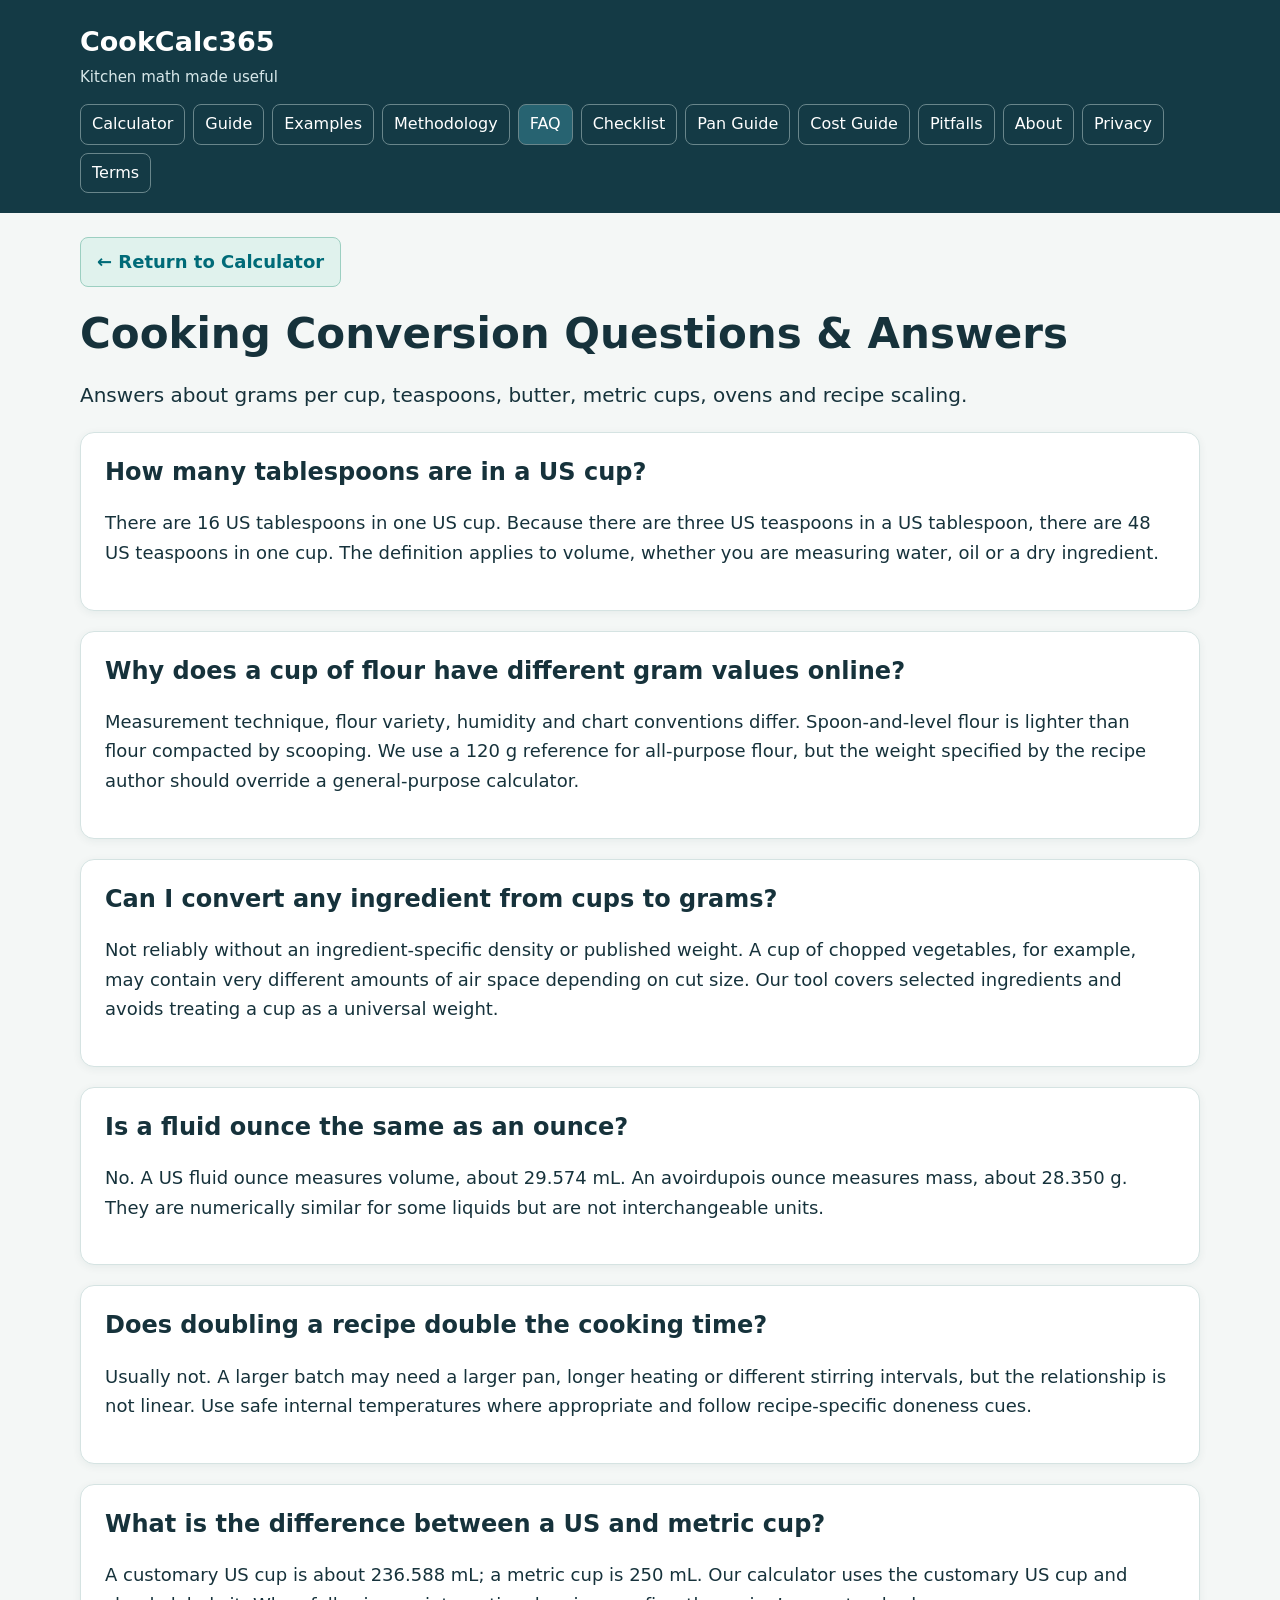
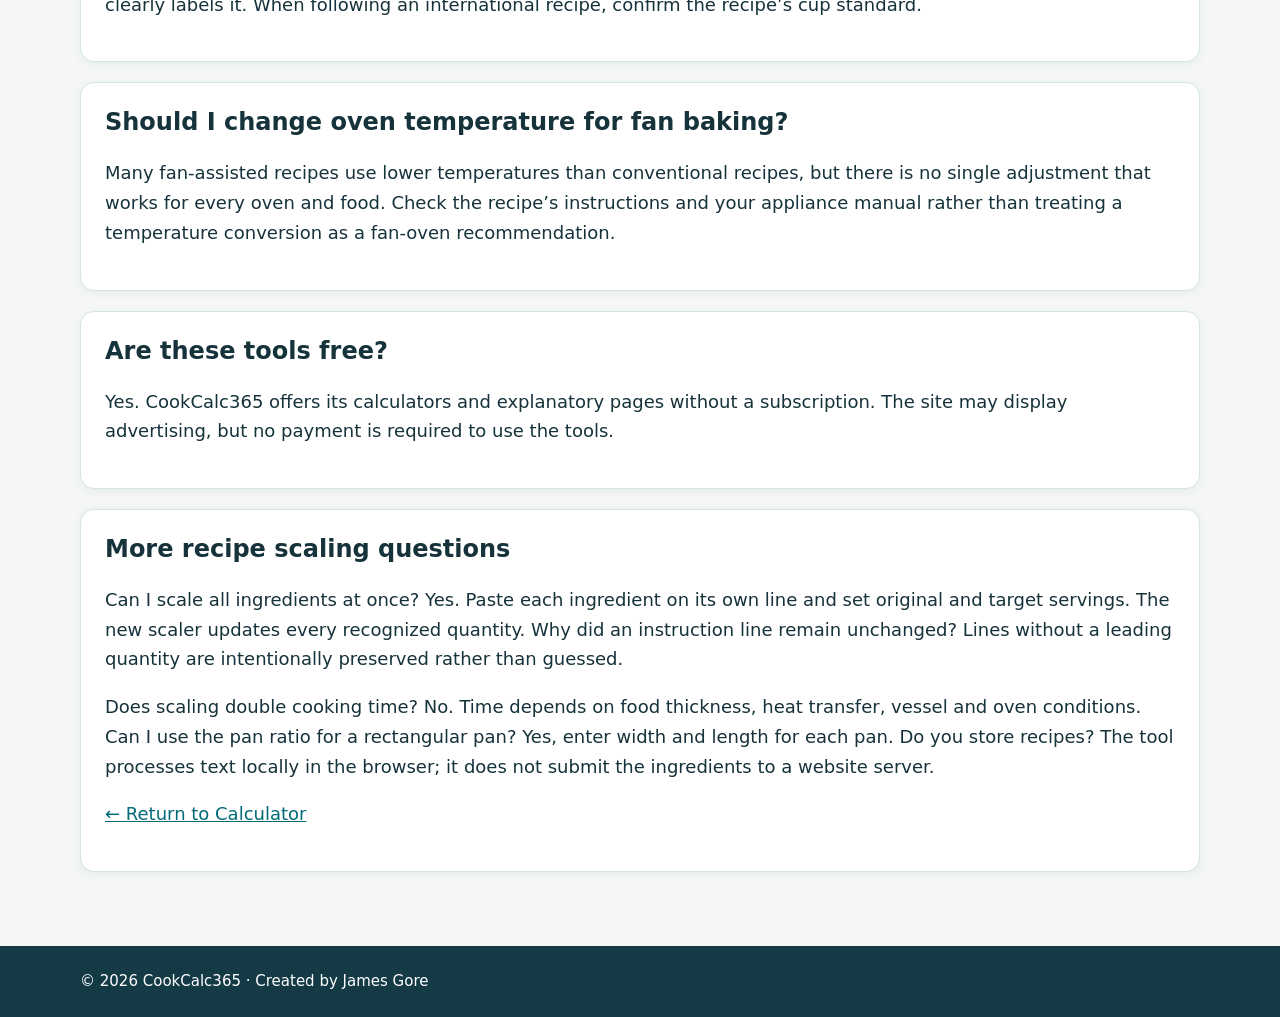
<file: faq.html>
<!DOCTYPE html>
<html lang="en"><head><meta charset="utf-8"/><meta content="width=device-width,initial-scale=1" name="viewport"/><meta content="#143a45" name="theme-color"/><title>Cooking Conversion Questions &amp; Answers | CookCalc365</title><meta content="Answers about grams per cup, teaspoons, butter, metric cups, ovens and recipe scaling." name="description"/><link href="https://cookcalc365.com/faq.html" rel="canonical"/><link href="style.css" rel="stylesheet"/><script async="" crossorigin="anonymous" src="https://pagead2.googlesyndication.com/pagead/js/adsbygoogle.js?client=ca-pub-5287196493103465"></script></head><body><a class="skip" href="#content">Skip to content</a><header><div class="wrap"><div class="brand">CookCalc365 <span>Kitchen math made useful</span></div><nav aria-label="Main navigation"><a href="index.html">Calculator</a><a href="guide.html">Guide</a><a href="examples.html">Examples</a><a href="methodology.html">Methodology</a><a aria-current="page" href="faq.html">FAQ</a><a href="checklist.html">Checklist</a><a href="pan-guide.html">Pan Guide</a><a href="cost-guide.html">Cost Guide</a><a href="pitfalls.html">Pitfalls</a><a href="about.html">About</a><a href="privacy.html">Privacy</a><a href="terms.html">Terms</a></nav></div></header><main class="wrap" id="content"><p class="back"><a href="index.html">← Return to Calculator</a></p><h1>Cooking Conversion Questions &amp; Answers</h1><p class="lead">Answers about grams per cup, teaspoons, butter, metric cups, ovens and recipe scaling.</p><section class="panel"><h2>How many tablespoons are in a US cup?</h2><p>There are 16 US tablespoons in one US cup. Because there are three US teaspoons in a US tablespoon, there are 48 US teaspoons in one cup. The definition applies to volume, whether you are measuring water, oil or a dry ingredient.</p></section><section class="panel"><h2>Why does a cup of flour have different gram values online?</h2><p>Measurement technique, flour variety, humidity and chart conventions differ. Spoon-and-level flour is lighter than flour compacted by scooping. We use a 120 g reference for all-purpose flour, but the weight specified by the recipe author should override a general-purpose calculator.</p></section><section class="panel"><h2>Can I convert any ingredient from cups to grams?</h2><p>Not reliably without an ingredient-specific density or published weight. A cup of chopped vegetables, for example, may contain very different amounts of air space depending on cut size. Our tool covers selected ingredients and avoids treating a cup as a universal weight.</p></section><section class="panel"><h2>Is a fluid ounce the same as an ounce?</h2><p>No. A US fluid ounce measures volume, about 29.574 mL. An avoirdupois ounce measures mass, about 28.350 g. They are numerically similar for some liquids but are not interchangeable units.</p></section><section class="panel"><h2>Does doubling a recipe double the cooking time?</h2><p>Usually not. A larger batch may need a larger pan, longer heating or different stirring intervals, but the relationship is not linear. Use safe internal temperatures where appropriate and follow recipe-specific doneness cues.</p></section><section class="panel"><h2>What is the difference between a US and metric cup?</h2><p>A customary US cup is about 236.588 mL; a metric cup is 250 mL. Our calculator uses the customary US cup and clearly labels it. When following an international recipe, confirm the recipe’s cup standard.</p></section><section class="panel"><h2>Should I change oven temperature for fan baking?</h2><p>Many fan-assisted recipes use lower temperatures than conventional recipes, but there is no single adjustment that works for every oven and food. Check the recipe’s instructions and your appliance manual rather than treating a temperature conversion as a fan-oven recommendation.</p></section><section class="panel"><h2>Are these tools free?</h2><p>Yes. CookCalc365 offers its calculators and explanatory pages without a subscription. The site may display advertising, but no payment is required to use the tools.</p></section><section class="panel"><h2>More recipe scaling questions</h2><p>Can I scale all ingredients at once? Yes. Paste each ingredient on its own line and set original and target servings. The new scaler updates every recognized quantity. Why did an instruction line remain unchanged? Lines without a leading quantity are intentionally preserved rather than guessed.</p><p>Does scaling double cooking time? No. Time depends on food thickness, heat transfer, vessel and oven conditions. Can I use the pan ratio for a rectangular pan? Yes, enter width and length for each pan. Do you store recipes? The tool processes text locally in the browser; it does not submit the ingredients to a website server.</p><p><a href="index.html">← Return to Calculator</a></p></section></main><footer><div class="wrap">© <span id="year">2026</span> CookCalc365 · Created by James Gore</div></footer><script defer="" src="script.js"></script></body></html>
</file>
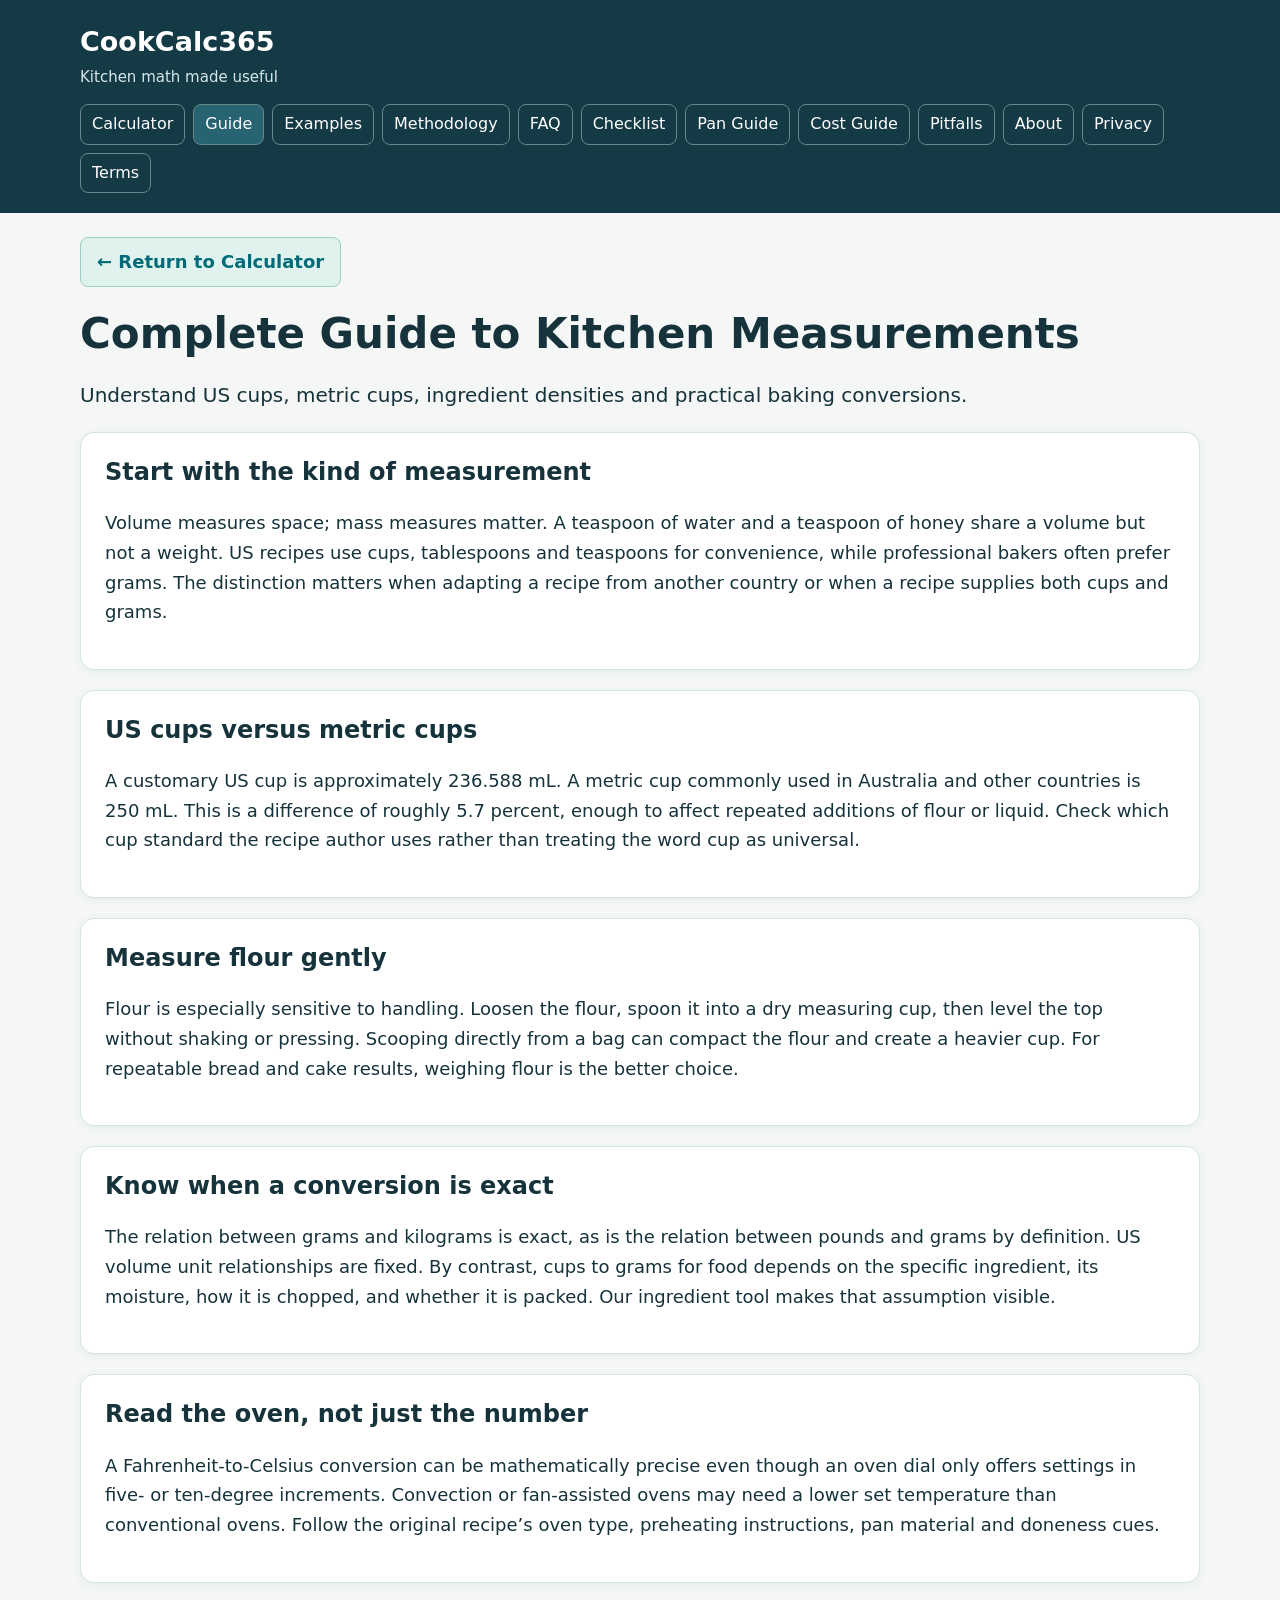
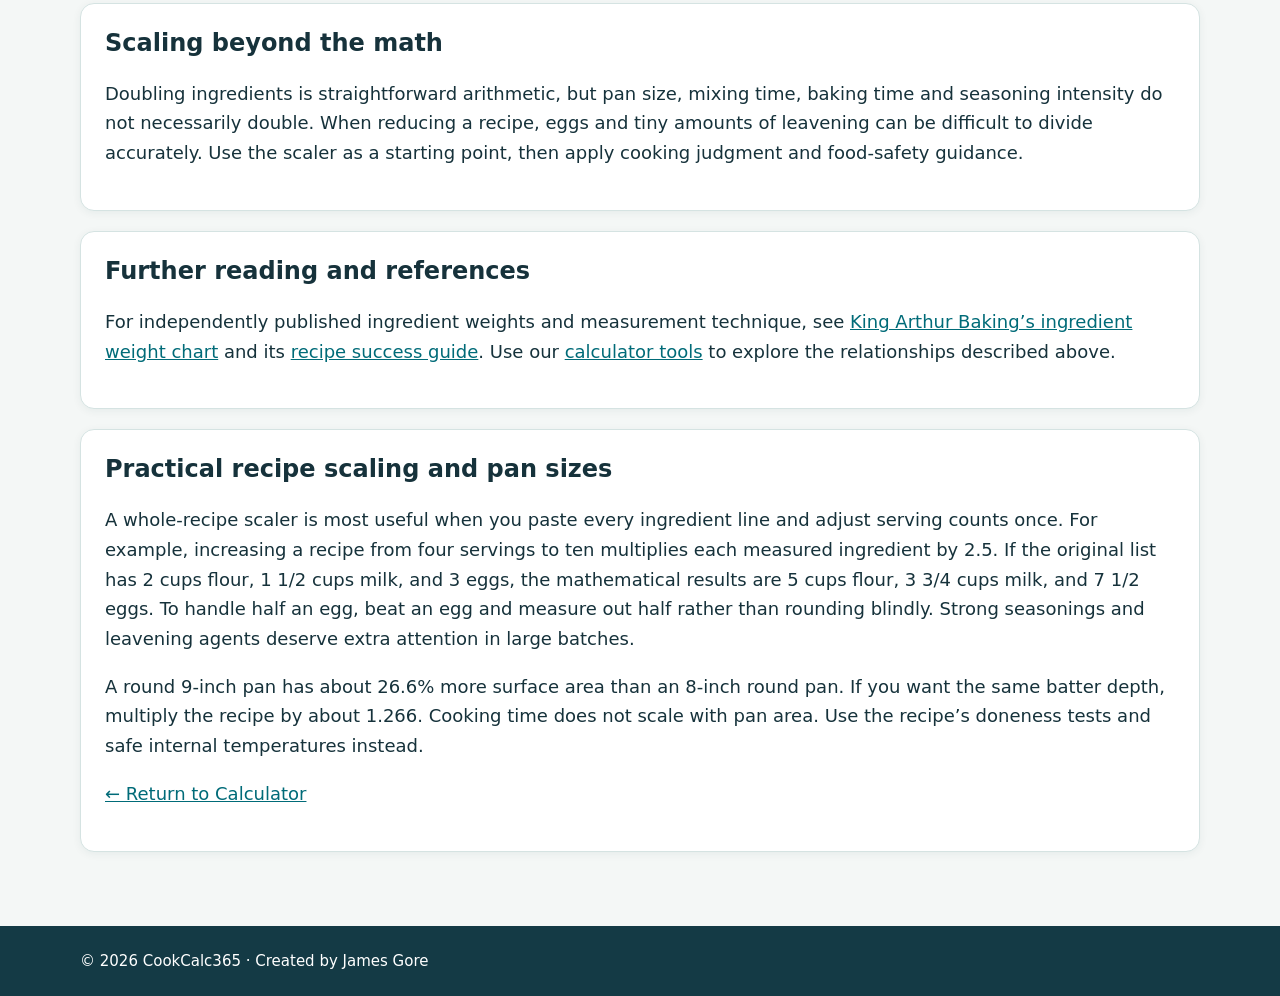
<file: guide.html>
<!DOCTYPE html>
<html lang="en"><head><meta charset="utf-8"/><meta content="width=device-width,initial-scale=1" name="viewport"/><meta content="#143a45" name="theme-color"/><title>Complete Guide to Kitchen Measurements | CookCalc365</title><meta content="Understand US cups, metric cups, ingredient densities and practical baking conversions." name="description"/><link href="https://cookcalc365.com/guide.html" rel="canonical"/><link href="style.css" rel="stylesheet"/><script async="" crossorigin="anonymous" src="https://pagead2.googlesyndication.com/pagead/js/adsbygoogle.js?client=ca-pub-5287196493103465"></script></head><body><a class="skip" href="#content">Skip to content</a><header><div class="wrap"><div class="brand">CookCalc365 <span>Kitchen math made useful</span></div><nav aria-label="Main navigation"><a href="index.html">Calculator</a><a aria-current="page" href="guide.html">Guide</a><a href="examples.html">Examples</a><a href="methodology.html">Methodology</a><a href="faq.html">FAQ</a><a href="checklist.html">Checklist</a><a href="pan-guide.html">Pan Guide</a><a href="cost-guide.html">Cost Guide</a><a href="pitfalls.html">Pitfalls</a><a href="about.html">About</a><a href="privacy.html">Privacy</a><a href="terms.html">Terms</a></nav></div></header><main class="wrap" id="content"><p class="back"><a href="index.html">← Return to Calculator</a></p><h1>Complete Guide to Kitchen Measurements</h1><p class="lead">Understand US cups, metric cups, ingredient densities and practical baking conversions.</p><section class="panel"><h2>Start with the kind of measurement</h2><p>Volume measures space; mass measures matter. A teaspoon of water and a teaspoon of honey share a volume but not a weight. US recipes use cups, tablespoons and teaspoons for convenience, while professional bakers often prefer grams. The distinction matters when adapting a recipe from another country or when a recipe supplies both cups and grams.</p></section><section class="panel"><h2>US cups versus metric cups</h2><p>A customary US cup is approximately 236.588 mL. A metric cup commonly used in Australia and other countries is 250 mL. This is a difference of roughly 5.7 percent, enough to affect repeated additions of flour or liquid. Check which cup standard the recipe author uses rather than treating the word cup as universal.</p></section><section class="panel"><h2>Measure flour gently</h2><p>Flour is especially sensitive to handling. Loosen the flour, spoon it into a dry measuring cup, then level the top without shaking or pressing. Scooping directly from a bag can compact the flour and create a heavier cup. For repeatable bread and cake results, weighing flour is the better choice.</p></section><section class="panel"><h2>Know when a conversion is exact</h2><p>The relation between grams and kilograms is exact, as is the relation between pounds and grams by definition. US volume unit relationships are fixed. By contrast, cups to grams for food depends on the specific ingredient, its moisture, how it is chopped, and whether it is packed. Our ingredient tool makes that assumption visible.</p></section><section class="panel"><h2>Read the oven, not just the number</h2><p>A Fahrenheit-to-Celsius conversion can be mathematically precise even though an oven dial only offers settings in five- or ten-degree increments. Convection or fan-assisted ovens may need a lower set temperature than conventional ovens. Follow the original recipe’s oven type, preheating instructions, pan material and doneness cues.</p></section><section class="panel"><h2>Scaling beyond the math</h2><p>Doubling ingredients is straightforward arithmetic, but pan size, mixing time, baking time and seasoning intensity do not necessarily double. When reducing a recipe, eggs and tiny amounts of leavening can be difficult to divide accurately. Use the scaler as a starting point, then apply cooking judgment and food-safety guidance.</p></section><section class="panel"><h2>Further reading and references</h2><p>For independently published ingredient weights and measurement technique, see <a href="https://www.kingarthurbaking.com/learn/ingredient-weight-chart" rel="noopener noreferrer">King Arthur Baking’s ingredient weight chart</a> and its <a href="https://www.kingarthurbaking.com/recipes/resources/recipe-success-guide" rel="noopener noreferrer">recipe success guide</a>. Use our <a href="index.html">calculator tools</a> to explore the relationships described above.</p></section><section class="panel"><h2>Practical recipe scaling and pan sizes</h2><p>A whole-recipe scaler is most useful when you paste every ingredient line and adjust serving counts once. For example, increasing a recipe from four servings to ten multiplies each measured ingredient by 2.5. If the original list has 2 cups flour, 1 1/2 cups milk, and 3 eggs, the mathematical results are 5 cups flour, 3 3/4 cups milk, and 7 1/2 eggs. To handle half an egg, beat an egg and measure out half rather than rounding blindly. Strong seasonings and leavening agents deserve extra attention in large batches.</p><p>A round 9-inch pan has about 26.6% more surface area than an 8-inch round pan. If you want the same batter depth, multiply the recipe by about 1.266. Cooking time does not scale with pan area. Use the recipe’s doneness tests and safe internal temperatures instead.</p><p><a href="index.html">← Return to Calculator</a></p></section></main><footer><div class="wrap">© <span id="year">2026</span> CookCalc365 · Created by James Gore</div></footer><script defer="" src="script.js"></script></body></html>
</file>
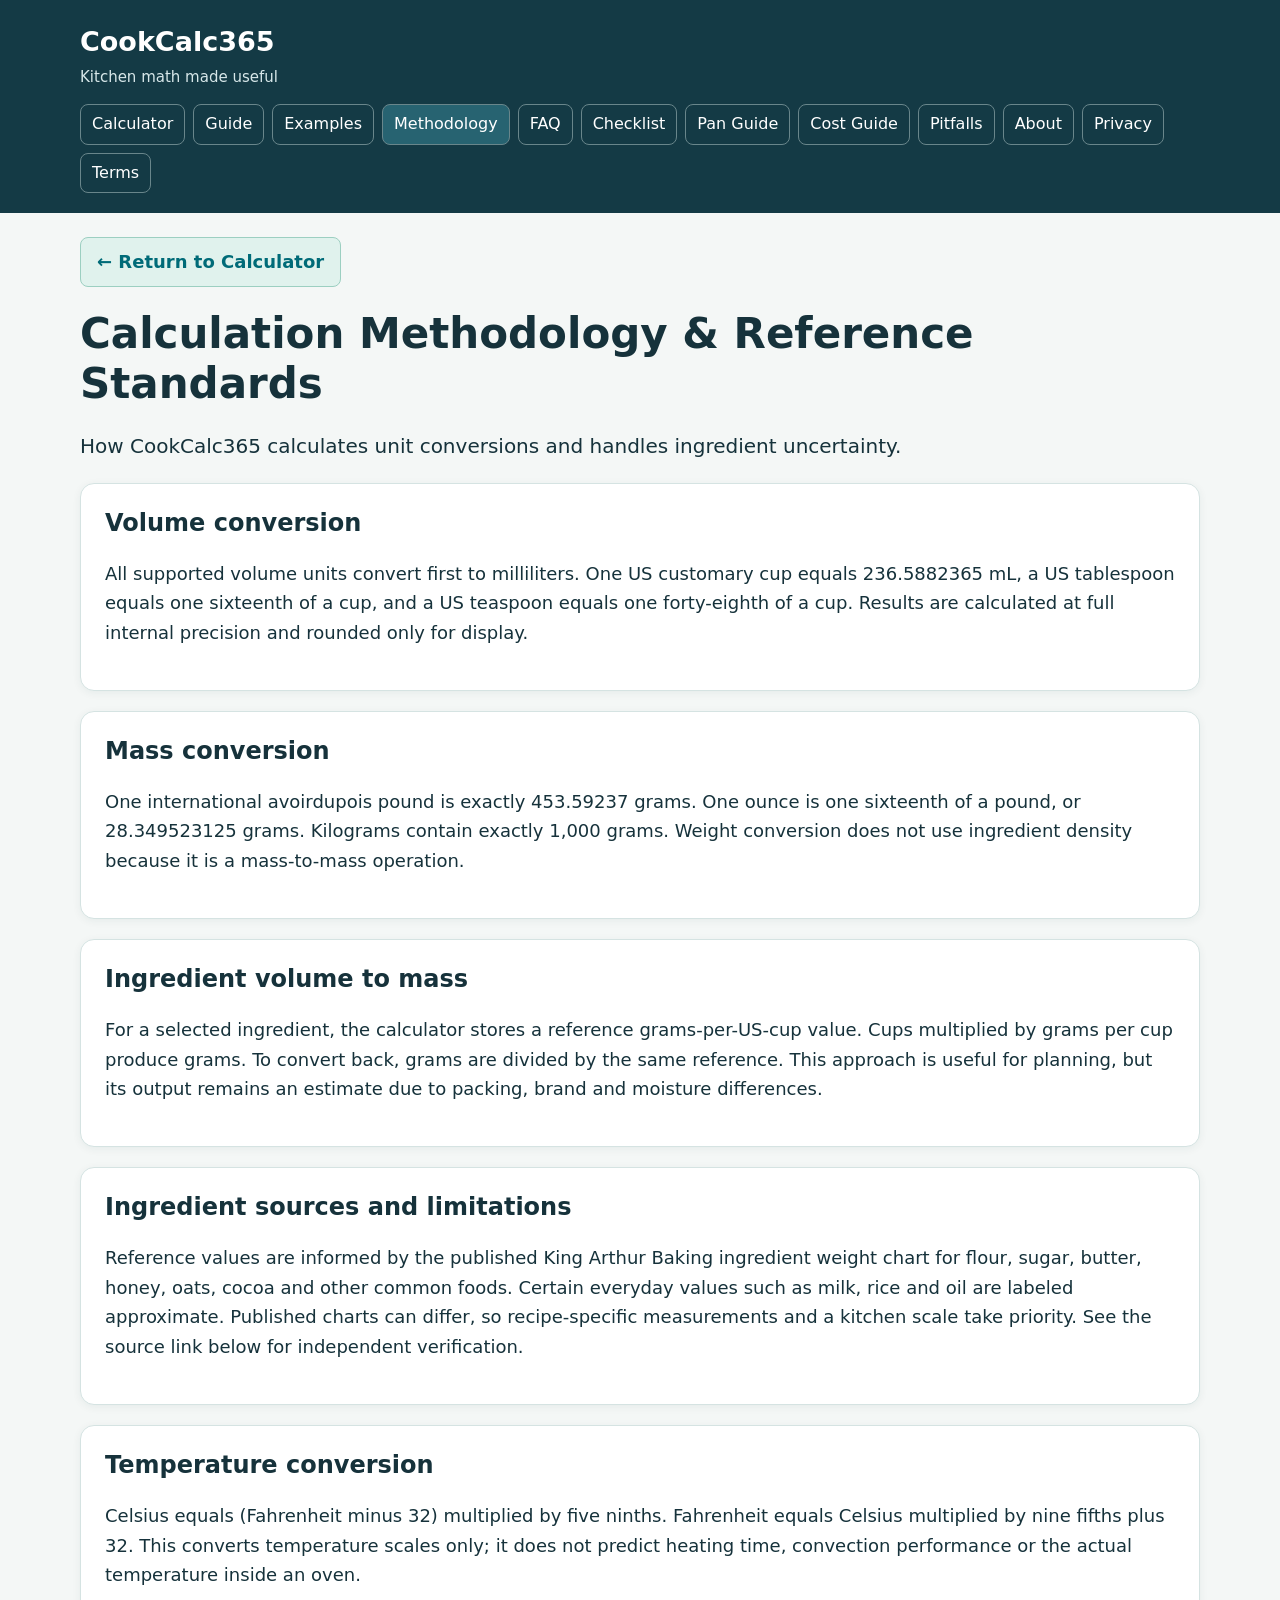
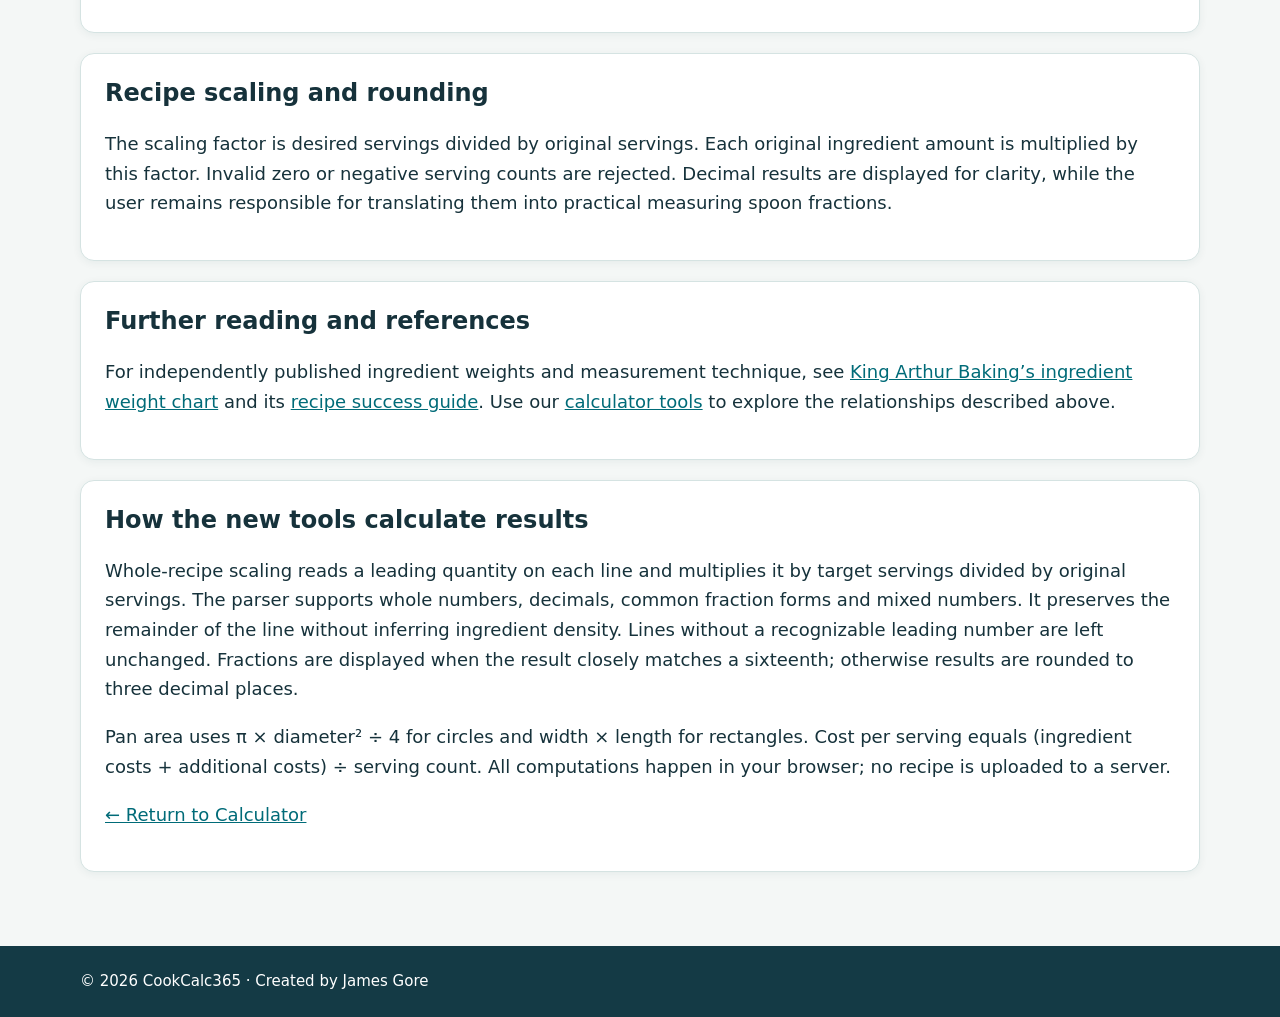
<file: methodology.html>
<!DOCTYPE html>
<html lang="en"><head><meta charset="utf-8"/><meta content="width=device-width,initial-scale=1" name="viewport"/><meta content="#143a45" name="theme-color"/><title>Calculation Methodology &amp; Reference Standards | CookCalc365</title><meta content="How CookCalc365 calculates unit conversions and handles ingredient uncertainty." name="description"/><link href="https://cookcalc365.com/methodology.html" rel="canonical"/><link href="style.css" rel="stylesheet"/><script async="" crossorigin="anonymous" src="https://pagead2.googlesyndication.com/pagead/js/adsbygoogle.js?client=ca-pub-5287196493103465"></script></head><body><a class="skip" href="#content">Skip to content</a><header><div class="wrap"><div class="brand">CookCalc365 <span>Kitchen math made useful</span></div><nav aria-label="Main navigation"><a href="index.html">Calculator</a><a href="guide.html">Guide</a><a href="examples.html">Examples</a><a aria-current="page" href="methodology.html">Methodology</a><a href="faq.html">FAQ</a><a href="checklist.html">Checklist</a><a href="pan-guide.html">Pan Guide</a><a href="cost-guide.html">Cost Guide</a><a href="pitfalls.html">Pitfalls</a><a href="about.html">About</a><a href="privacy.html">Privacy</a><a href="terms.html">Terms</a></nav></div></header><main class="wrap" id="content"><p class="back"><a href="index.html">← Return to Calculator</a></p><h1>Calculation Methodology &amp; Reference Standards</h1><p class="lead">How CookCalc365 calculates unit conversions and handles ingredient uncertainty.</p><section class="panel"><h2>Volume conversion</h2><p>All supported volume units convert first to milliliters. One US customary cup equals 236.5882365 mL, a US tablespoon equals one sixteenth of a cup, and a US teaspoon equals one forty-eighth of a cup. Results are calculated at full internal precision and rounded only for display.</p></section><section class="panel"><h2>Mass conversion</h2><p>One international avoirdupois pound is exactly 453.59237 grams. One ounce is one sixteenth of a pound, or 28.349523125 grams. Kilograms contain exactly 1,000 grams. Weight conversion does not use ingredient density because it is a mass-to-mass operation.</p></section><section class="panel"><h2>Ingredient volume to mass</h2><p>For a selected ingredient, the calculator stores a reference grams-per-US-cup value. Cups multiplied by grams per cup produce grams. To convert back, grams are divided by the same reference. This approach is useful for planning, but its output remains an estimate due to packing, brand and moisture differences.</p></section><section class="panel"><h2>Ingredient sources and limitations</h2><p>Reference values are informed by the published King Arthur Baking ingredient weight chart for flour, sugar, butter, honey, oats, cocoa and other common foods. Certain everyday values such as milk, rice and oil are labeled approximate. Published charts can differ, so recipe-specific measurements and a kitchen scale take priority. See the source link below for independent verification.</p></section><section class="panel"><h2>Temperature conversion</h2><p>Celsius equals (Fahrenheit minus 32) multiplied by five ninths. Fahrenheit equals Celsius multiplied by nine fifths plus 32. This converts temperature scales only; it does not predict heating time, convection performance or the actual temperature inside an oven.</p></section><section class="panel"><h2>Recipe scaling and rounding</h2><p>The scaling factor is desired servings divided by original servings. Each original ingredient amount is multiplied by this factor. Invalid zero or negative serving counts are rejected. Decimal results are displayed for clarity, while the user remains responsible for translating them into practical measuring spoon fractions.</p></section><section class="panel"><h2>Further reading and references</h2><p>For independently published ingredient weights and measurement technique, see <a href="https://www.kingarthurbaking.com/learn/ingredient-weight-chart" rel="noopener noreferrer">King Arthur Baking’s ingredient weight chart</a> and its <a href="https://www.kingarthurbaking.com/recipes/resources/recipe-success-guide" rel="noopener noreferrer">recipe success guide</a>. Use our <a href="index.html">calculator tools</a> to explore the relationships described above.</p></section><section class="panel"><h2>How the new tools calculate results</h2><p>Whole-recipe scaling reads a leading quantity on each line and multiplies it by target servings divided by original servings. The parser supports whole numbers, decimals, common fraction forms and mixed numbers. It preserves the remainder of the line without inferring ingredient density. Lines without a recognizable leading number are left unchanged. Fractions are displayed when the result closely matches a sixteenth; otherwise results are rounded to three decimal places.</p><p>Pan area uses π × diameter² ÷ 4 for circles and width × length for rectangles. Cost per serving equals (ingredient costs + additional costs) ÷ serving count. All computations happen in your browser; no recipe is uploaded to a server.</p><p><a href="index.html">← Return to Calculator</a></p></section></main><footer><div class="wrap">© <span id="year">2026</span> CookCalc365 · Created by James Gore</div></footer><script defer="" src="script.js"></script></body></html>
</file>
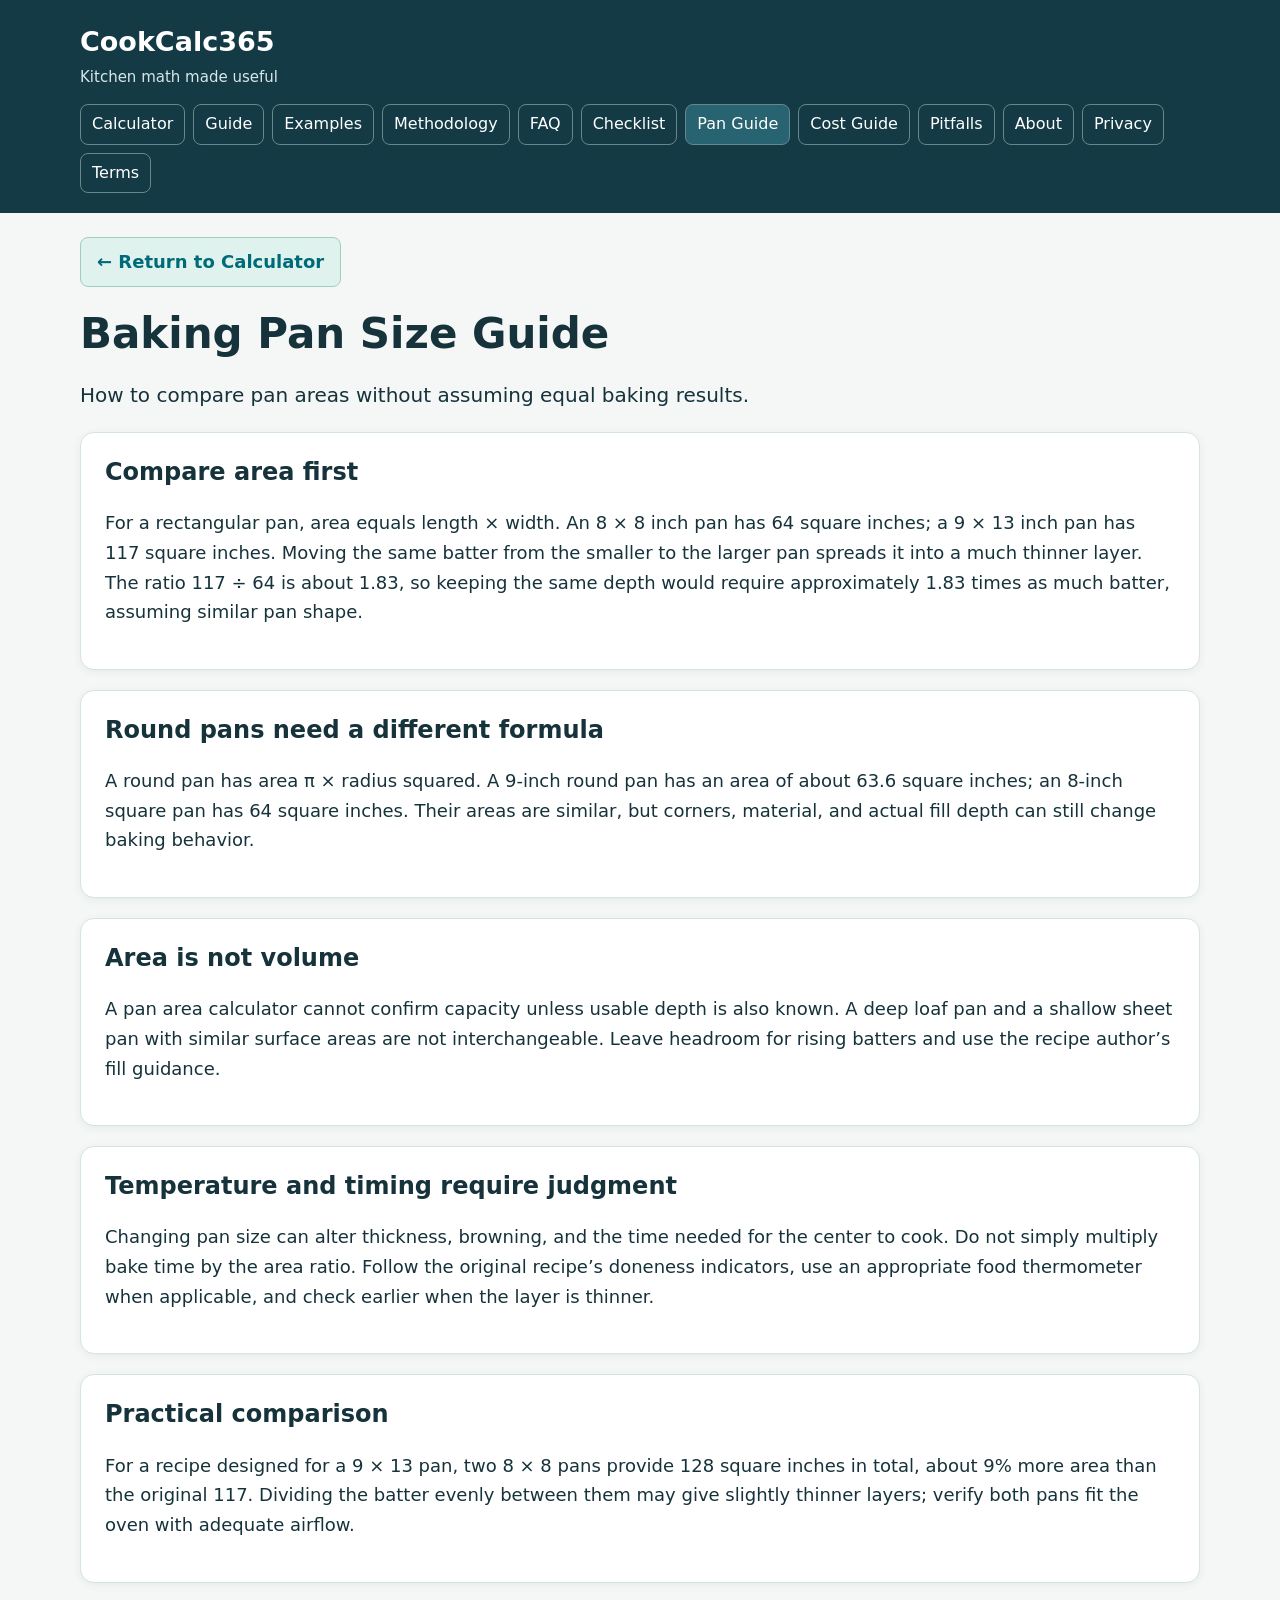
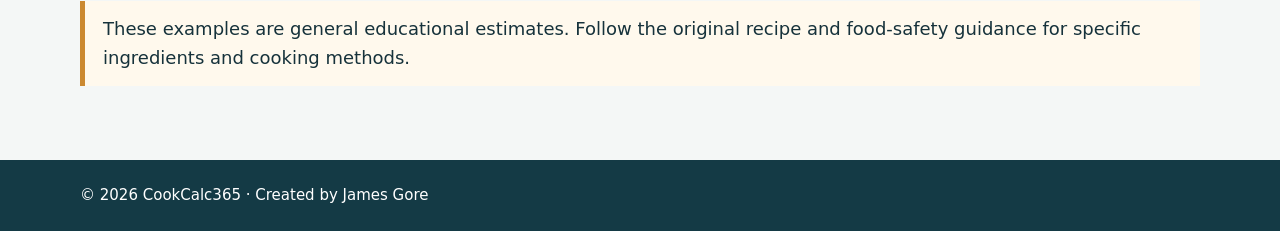
<file: pan-guide.html>
<!DOCTYPE html>

<html lang="en"><head><meta charset="utf-8"/><meta content="width=device-width,initial-scale=1" name="viewport"/><meta content="#143a45" name="theme-color"/><title>Baking Pan Size Guide | CookCalc365</title><meta content="How to compare pan areas without assuming equal baking results" name="description"/><link href="https://cookcalc365.com/pan-guide.html" rel="canonical"/><link href="style.css" rel="stylesheet"/><script async="" crossorigin="anonymous" src="https://pagead2.googlesyndication.com/pagead/js/adsbygoogle.js?client=ca-pub-5287196493103465"></script></head><body><a class="skip" href="#content">Skip to content</a><header><div class="wrap"><div class="brand">CookCalc365 <span>Kitchen math made useful</span></div><nav aria-label="Main navigation"><a href="index.html">Calculator</a><a href="guide.html">Guide</a><a href="examples.html">Examples</a><a href="methodology.html">Methodology</a><a href="faq.html">FAQ</a><a href="checklist.html">Checklist</a><a aria-current="page" href="pan-guide.html">Pan Guide</a><a href="cost-guide.html">Cost Guide</a><a href="pitfalls.html">Pitfalls</a><a href="about.html">About</a><a href="privacy.html">Privacy</a><a href="terms.html">Terms</a></nav></div></header><main class="wrap" id="content"><p class="back"><a href="index.html">← Return to Calculator</a></p><h1>Baking Pan Size Guide</h1><p class="lead">How to compare pan areas without assuming equal baking results.</p><section class="panel"><h2>Compare area first</h2><p>For a rectangular pan, area equals length × width. An 8 × 8 inch pan has 64 square inches; a 9 × 13 inch pan has 117 square inches. Moving the same batter from the smaller to the larger pan spreads it into a much thinner layer. The ratio 117 ÷ 64 is about 1.83, so keeping the same depth would require approximately 1.83 times as much batter, assuming similar pan shape.</p></section><section class="panel"><h2>Round pans need a different formula</h2><p>A round pan has area π × radius squared. A 9-inch round pan has an area of about 63.6 square inches; an 8-inch square pan has 64 square inches. Their areas are similar, but corners, material, and actual fill depth can still change baking behavior.</p></section><section class="panel"><h2>Area is not volume</h2><p>A pan area calculator cannot confirm capacity unless usable depth is also known. A deep loaf pan and a shallow sheet pan with similar surface areas are not interchangeable. Leave headroom for rising batters and use the recipe author’s fill guidance.</p></section><section class="panel"><h2>Temperature and timing require judgment</h2><p>Changing pan size can alter thickness, browning, and the time needed for the center to cook. Do not simply multiply bake time by the area ratio. Follow the original recipe’s doneness indicators, use an appropriate food thermometer when applicable, and check earlier when the layer is thinner.</p></section><section class="panel"><h2>Practical comparison</h2><p>For a recipe designed for a 9 × 13 pan, two 8 × 8 pans provide 128 square inches in total, about 9% more area than the original 117. Dividing the batter evenly between them may give slightly thinner layers; verify both pans fit the oven with adequate airflow.</p></section><p class="note">These examples are general educational estimates. Follow the original recipe and food-safety guidance for specific ingredients and cooking methods.</p></main><footer><div class="wrap">© <span id="year">2026</span> CookCalc365 · Created by James Gore</div></footer><script defer="" src="script.js"></script></body></html>
</file>
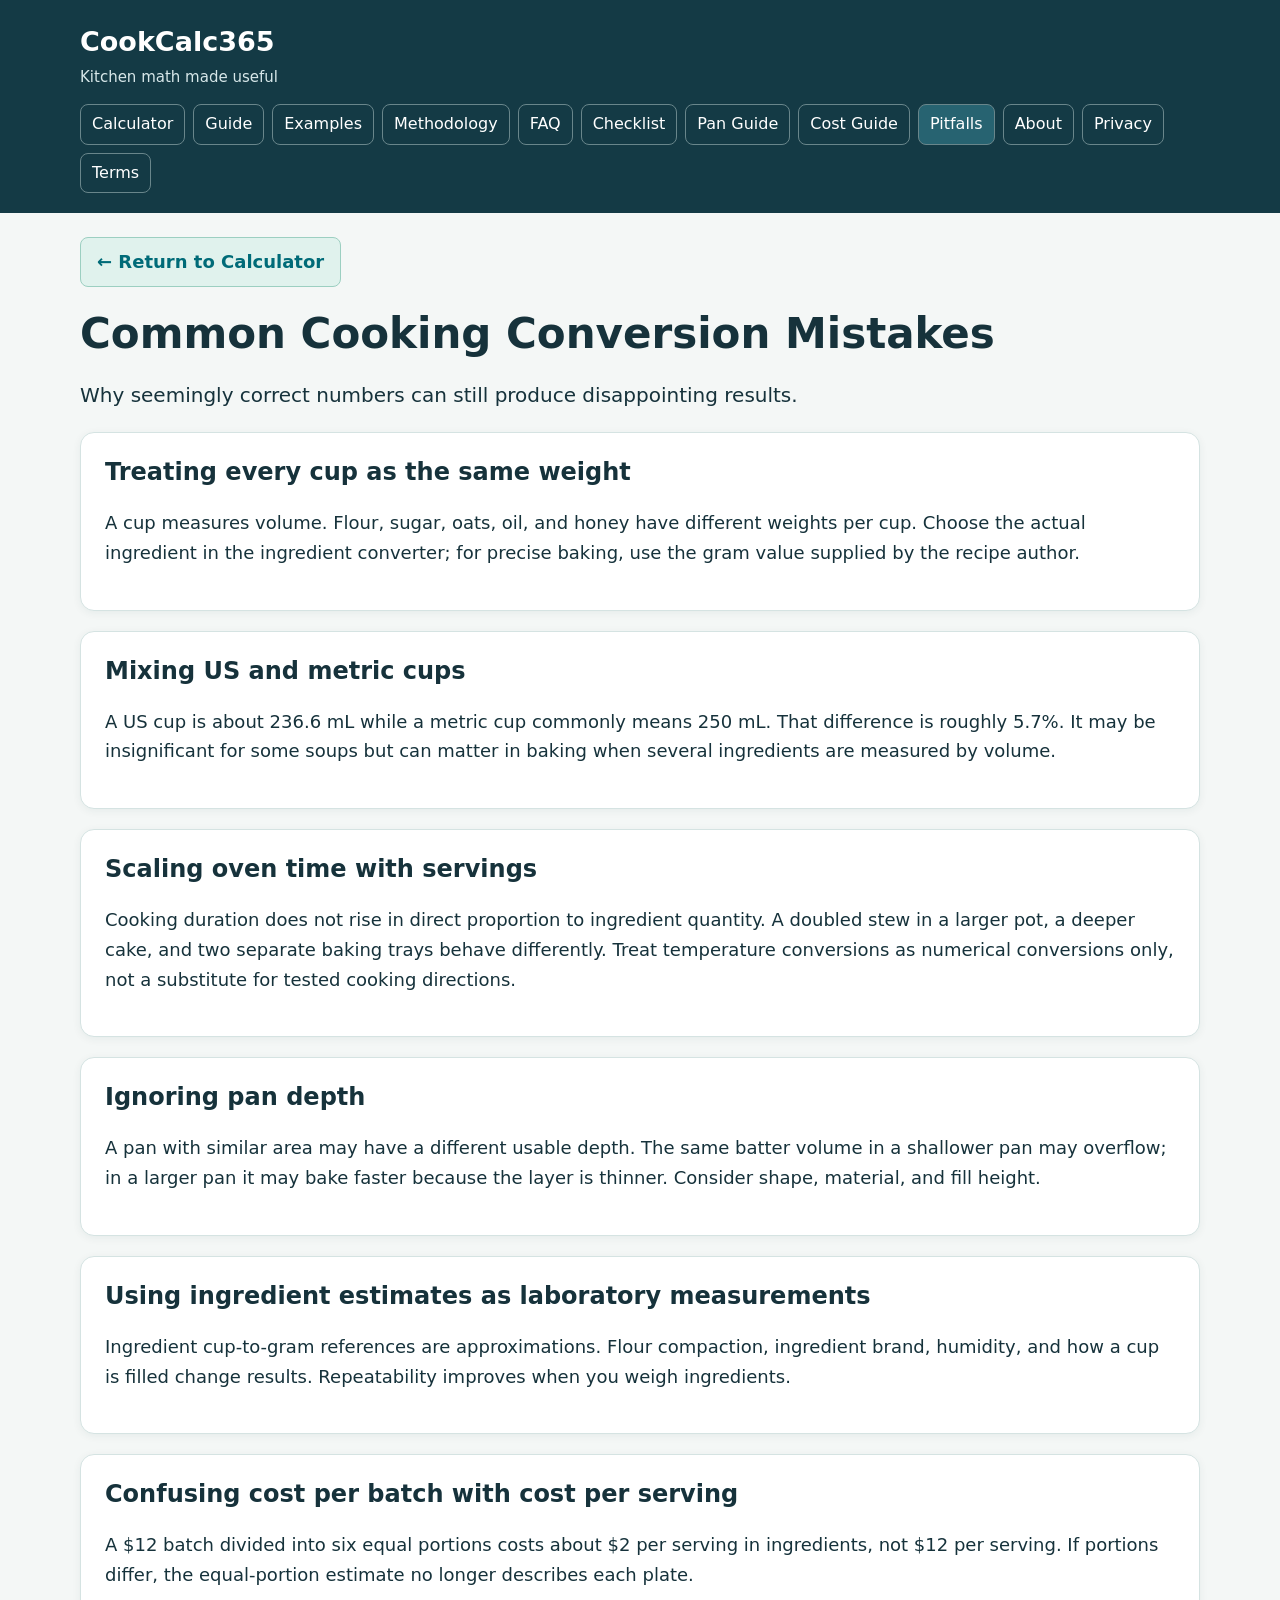
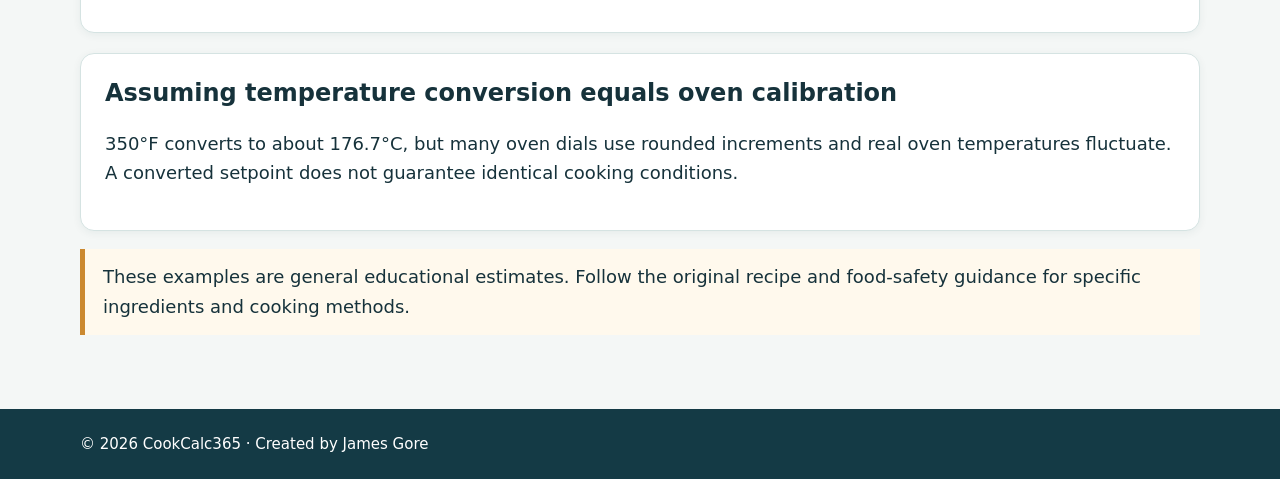
<file: pitfalls.html>
<!DOCTYPE html>

<html lang="en"><head><meta charset="utf-8"/><meta content="width=device-width,initial-scale=1" name="viewport"/><meta content="#143a45" name="theme-color"/><title>Common Cooking Conversion Mistakes | CookCalc365</title><meta content="Why seemingly correct numbers can still produce disappointing results" name="description"/><link href="https://cookcalc365.com/pitfalls.html" rel="canonical"/><link href="style.css" rel="stylesheet"/><script async="" crossorigin="anonymous" src="https://pagead2.googlesyndication.com/pagead/js/adsbygoogle.js?client=ca-pub-5287196493103465"></script></head><body><a class="skip" href="#content">Skip to content</a><header><div class="wrap"><div class="brand">CookCalc365 <span>Kitchen math made useful</span></div><nav aria-label="Main navigation"><a href="index.html">Calculator</a><a href="guide.html">Guide</a><a href="examples.html">Examples</a><a href="methodology.html">Methodology</a><a href="faq.html">FAQ</a><a href="checklist.html">Checklist</a><a href="pan-guide.html">Pan Guide</a><a href="cost-guide.html">Cost Guide</a><a aria-current="page" href="pitfalls.html">Pitfalls</a><a href="about.html">About</a><a href="privacy.html">Privacy</a><a href="terms.html">Terms</a></nav></div></header><main class="wrap" id="content"><p class="back"><a href="index.html">← Return to Calculator</a></p><h1>Common Cooking Conversion Mistakes</h1><p class="lead">Why seemingly correct numbers can still produce disappointing results.</p><section class="panel"><h2>Treating every cup as the same weight</h2><p>A cup measures volume. Flour, sugar, oats, oil, and honey have different weights per cup. Choose the actual ingredient in the ingredient converter; for precise baking, use the gram value supplied by the recipe author.</p></section><section class="panel"><h2>Mixing US and metric cups</h2><p>A US cup is about 236.6 mL while a metric cup commonly means 250 mL. That difference is roughly 5.7%. It may be insignificant for some soups but can matter in baking when several ingredients are measured by volume.</p></section><section class="panel"><h2>Scaling oven time with servings</h2><p>Cooking duration does not rise in direct proportion to ingredient quantity. A doubled stew in a larger pot, a deeper cake, and two separate baking trays behave differently. Treat temperature conversions as numerical conversions only, not a substitute for tested cooking directions.</p></section><section class="panel"><h2>Ignoring pan depth</h2><p>A pan with similar area may have a different usable depth. The same batter volume in a shallower pan may overflow; in a larger pan it may bake faster because the layer is thinner. Consider shape, material, and fill height.</p></section><section class="panel"><h2>Using ingredient estimates as laboratory measurements</h2><p>Ingredient cup-to-gram references are approximations. Flour compaction, ingredient brand, humidity, and how a cup is filled change results. Repeatability improves when you weigh ingredients.</p></section><section class="panel"><h2>Confusing cost per batch with cost per serving</h2><p>A $12 batch divided into six equal portions costs about $2 per serving in ingredients, not $12 per serving. If portions differ, the equal-portion estimate no longer describes each plate.</p></section><section class="panel"><h2>Assuming temperature conversion equals oven calibration</h2><p>350°F converts to about 176.7°C, but many oven dials use rounded increments and real oven temperatures fluctuate. A converted setpoint does not guarantee identical cooking conditions.</p></section><p class="note">These examples are general educational estimates. Follow the original recipe and food-safety guidance for specific ingredients and cooking methods.</p></main><footer><div class="wrap">© <span id="year">2026</span> CookCalc365 · Created by James Gore</div></footer><script defer="" src="script.js"></script></body></html>
</file>
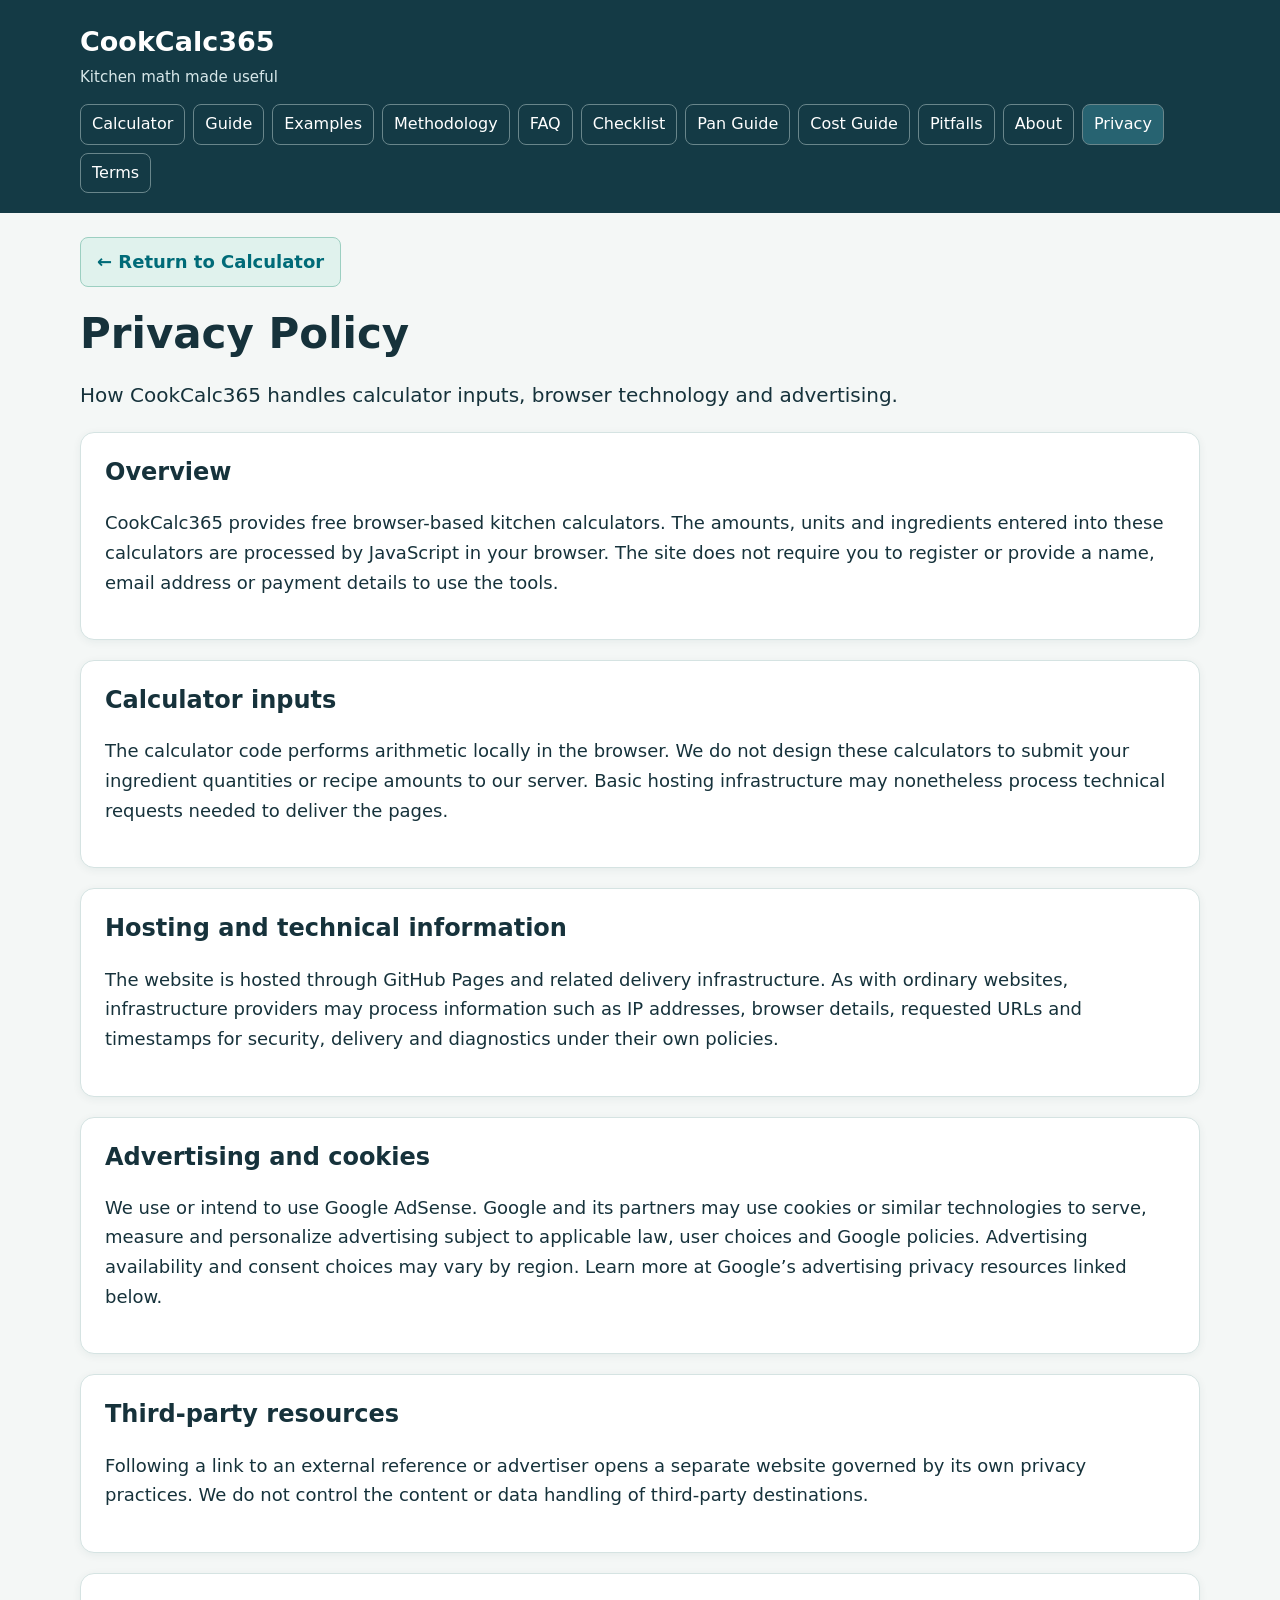
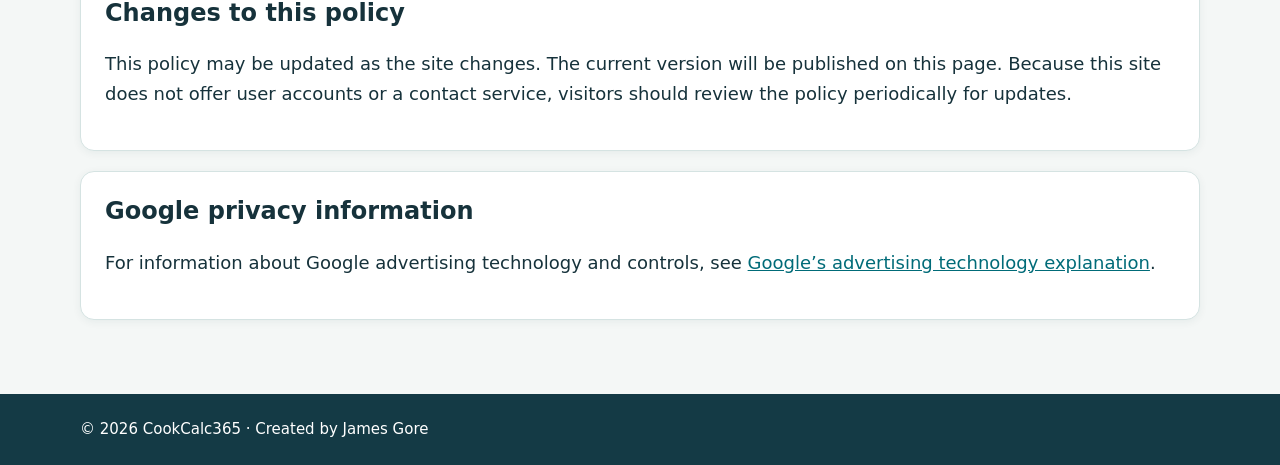
<file: privacy.html>
<!DOCTYPE html>
<html lang="en"><head><meta charset="utf-8"/><meta content="width=device-width,initial-scale=1" name="viewport"/><meta content="#143a45" name="theme-color"/><title>Privacy Policy | CookCalc365</title><meta content="How CookCalc365 handles calculator inputs, browser technology and advertising." name="description"/><link href="https://cookcalc365.com/privacy.html" rel="canonical"/><link href="style.css" rel="stylesheet"/><script async="" crossorigin="anonymous" src="https://pagead2.googlesyndication.com/pagead/js/adsbygoogle.js?client=ca-pub-5287196493103465"></script></head><body><a class="skip" href="#content">Skip to content</a><header><div class="wrap"><div class="brand">CookCalc365 <span>Kitchen math made useful</span></div><nav aria-label="Main navigation"><a href="index.html">Calculator</a><a href="guide.html">Guide</a><a href="examples.html">Examples</a><a href="methodology.html">Methodology</a><a href="faq.html">FAQ</a><a href="checklist.html">Checklist</a><a href="pan-guide.html">Pan Guide</a><a href="cost-guide.html">Cost Guide</a><a href="pitfalls.html">Pitfalls</a><a href="about.html">About</a><a aria-current="page" href="privacy.html">Privacy</a><a href="terms.html">Terms</a></nav></div></header><main class="wrap" id="content"><p class="back"><a href="index.html">← Return to Calculator</a></p><h1>Privacy Policy</h1><p class="lead">How CookCalc365 handles calculator inputs, browser technology and advertising.</p><section class="panel"><h2>Overview</h2><p>CookCalc365 provides free browser-based kitchen calculators. The amounts, units and ingredients entered into these calculators are processed by JavaScript in your browser. The site does not require you to register or provide a name, email address or payment details to use the tools.</p></section><section class="panel"><h2>Calculator inputs</h2><p>The calculator code performs arithmetic locally in the browser. We do not design these calculators to submit your ingredient quantities or recipe amounts to our server. Basic hosting infrastructure may nonetheless process technical requests needed to deliver the pages.</p></section><section class="panel"><h2>Hosting and technical information</h2><p>The website is hosted through GitHub Pages and related delivery infrastructure. As with ordinary websites, infrastructure providers may process information such as IP addresses, browser details, requested URLs and timestamps for security, delivery and diagnostics under their own policies.</p></section><section class="panel"><h2>Advertising and cookies</h2><p>We use or intend to use Google AdSense. Google and its partners may use cookies or similar technologies to serve, measure and personalize advertising subject to applicable law, user choices and Google policies. Advertising availability and consent choices may vary by region. Learn more at Google’s advertising privacy resources linked below.</p></section><section class="panel"><h2>Third-party resources</h2><p>Following a link to an external reference or advertiser opens a separate website governed by its own privacy practices. We do not control the content or data handling of third-party destinations.</p></section><section class="panel"><h2>Changes to this policy</h2><p>This policy may be updated as the site changes. The current version will be published on this page. Because this site does not offer user accounts or a contact service, visitors should review the policy periodically for updates.</p></section><section class="panel"><h2>Google privacy information</h2><p>For information about Google advertising technology and controls, see <a href="https://policies.google.com/technologies/ads" rel="noopener noreferrer">Google’s advertising technology explanation</a>.</p></section></main><footer><div class="wrap">© <span id="year">2026</span> CookCalc365 · Created by James Gore</div></footer><script defer="" src="script.js"></script></body></html>
</file>
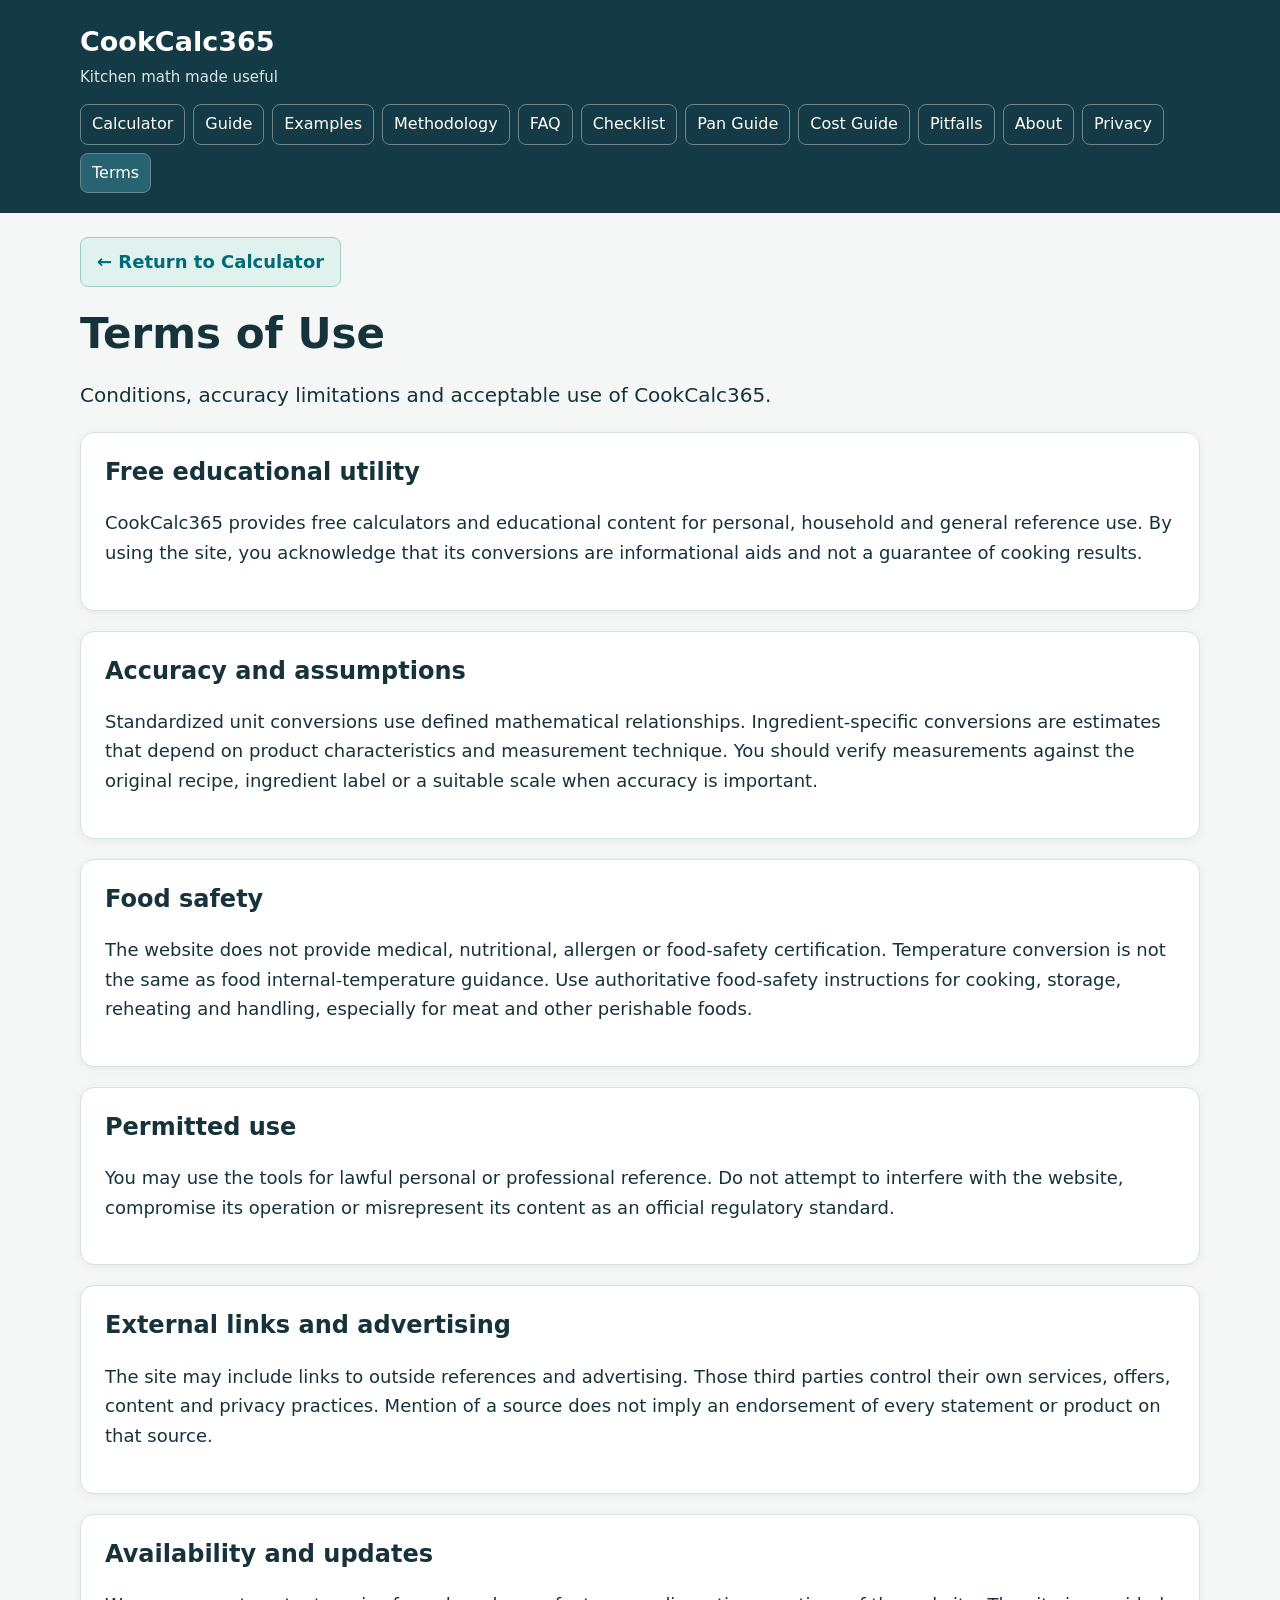
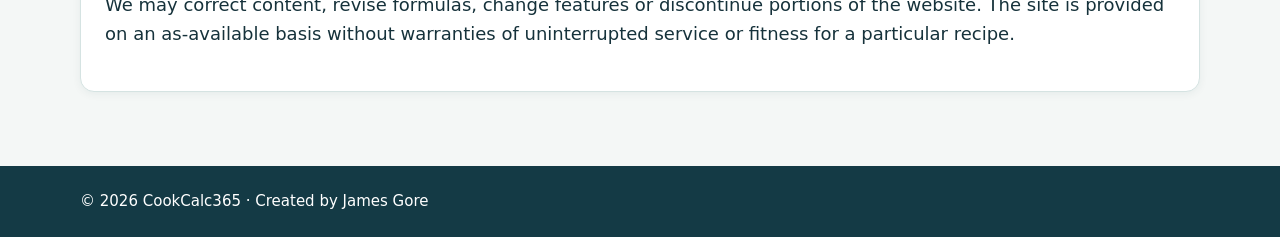
<file: terms.html>
<!DOCTYPE html>
<html lang="en"><head><meta charset="utf-8"/><meta content="width=device-width,initial-scale=1" name="viewport"/><meta content="#143a45" name="theme-color"/><title>Terms of Use | CookCalc365</title><meta content="Conditions, accuracy limitations and acceptable use of CookCalc365." name="description"/><link href="https://cookcalc365.com/terms.html" rel="canonical"/><link href="style.css" rel="stylesheet"/><script async="" crossorigin="anonymous" src="https://pagead2.googlesyndication.com/pagead/js/adsbygoogle.js?client=ca-pub-5287196493103465"></script></head><body><a class="skip" href="#content">Skip to content</a><header><div class="wrap"><div class="brand">CookCalc365 <span>Kitchen math made useful</span></div><nav aria-label="Main navigation"><a href="index.html">Calculator</a><a href="guide.html">Guide</a><a href="examples.html">Examples</a><a href="methodology.html">Methodology</a><a href="faq.html">FAQ</a><a href="checklist.html">Checklist</a><a href="pan-guide.html">Pan Guide</a><a href="cost-guide.html">Cost Guide</a><a href="pitfalls.html">Pitfalls</a><a href="about.html">About</a><a href="privacy.html">Privacy</a><a aria-current="page" href="terms.html">Terms</a></nav></div></header><main class="wrap" id="content"><p class="back"><a href="index.html">← Return to Calculator</a></p><h1>Terms of Use</h1><p class="lead">Conditions, accuracy limitations and acceptable use of CookCalc365.</p><section class="panel"><h2>Free educational utility</h2><p>CookCalc365 provides free calculators and educational content for personal, household and general reference use. By using the site, you acknowledge that its conversions are informational aids and not a guarantee of cooking results.</p></section><section class="panel"><h2>Accuracy and assumptions</h2><p>Standardized unit conversions use defined mathematical relationships. Ingredient-specific conversions are estimates that depend on product characteristics and measurement technique. You should verify measurements against the original recipe, ingredient label or a suitable scale when accuracy is important.</p></section><section class="panel"><h2>Food safety</h2><p>The website does not provide medical, nutritional, allergen or food-safety certification. Temperature conversion is not the same as food internal-temperature guidance. Use authoritative food-safety instructions for cooking, storage, reheating and handling, especially for meat and other perishable foods.</p></section><section class="panel"><h2>Permitted use</h2><p>You may use the tools for lawful personal or professional reference. Do not attempt to interfere with the website, compromise its operation or misrepresent its content as an official regulatory standard.</p></section><section class="panel"><h2>External links and advertising</h2><p>The site may include links to outside references and advertising. Those third parties control their own services, offers, content and privacy practices. Mention of a source does not imply an endorsement of every statement or product on that source.</p></section><section class="panel"><h2>Availability and updates</h2><p>We may correct content, revise formulas, change features or discontinue portions of the website. The site is provided on an as-available basis without warranties of uninterrupted service or fitness for a particular recipe.</p></section></main><footer><div class="wrap">© <span id="year">2026</span> CookCalc365 · Created by James Gore</div></footer><script defer="" src="script.js"></script></body></html>
</file>
<file: style.css>
*{box-sizing:border-box}html{scroll-behavior:auto}body{margin:0;font:18px/1.65 system-ui,-apple-system,Segoe UI,sans-serif;background:#f4f7f6;color:#16323b}a{color:#006b78}a:focus-visible,input:focus-visible,select:focus-visible{outline:3px solid #f0ad3e;outline-offset:2px}.wrap{width:min(1120px,94%);margin:auto}.skip{position:absolute;left:-9999px}.skip:focus{left:10px;top:10px;background:#fff;padding:10px;z-index:10}header{background:#143a45;color:white;padding:20px 0}header .brand{font-size:27px;font-weight:800}header .brand span{display:block;font-size:15px;font-weight:400;color:#d7e7e9}nav{display:flex;flex-wrap:wrap;gap:8px;margin-top:15px}nav a{color:white;text-decoration:none;border:1px solid #69868b;padding:6px 11px;border-radius:8px;font-size:16px}nav a:hover,nav a[aria-current]{background:#276371}main{padding:24px 0 56px}h1{font-size:clamp(29px,4vw,42px);line-height:1.2;margin:12px 0 20px}h2{font-size:24px;line-height:1.3;margin-top:0}p{margin:12px 0 18px}.lead{font-size:20px;max-width:900px}.note{border-left:5px solid #cb8930;padding:13px 18px;background:#fff9ed}.grid{display:grid;grid-template-columns:repeat(auto-fit,minmax(min(100%,330px),1fr));gap:18px}.panel{background:white;border:1px solid #d5e3e2;border-radius:14px;padding:24px;margin:20px 0;box-shadow:0 2px 9px #153a4510}.grid .panel{margin:0}.tools{margin:24px 0}label{display:block;font-weight:650;margin:14px 0}input,select{display:block;width:100%;min-height:47px;padding:10px;border:1px solid #8fa9aa;border-radius:8px;font:inherit;background:white;color:#16323b}.result{display:block;margin-top:17px;padding:15px;background:#e9f7f3;border-left:4px solid #087b68;border-radius:5px;font-size:23px;font-weight:750;min-height:68px}.small{font-size:15px;color:#4d6165}.bar{height:16px;background:#d9e5e7;border-radius:20px;overflow:hidden;margin-top:18px}.bar span{display:block;background:#188b81;width:0;height:100%;transition:width .2s}.tablewrap{overflow:auto}table{border-collapse:collapse;width:100%}td,th{padding:11px;border-bottom:1px solid #dce5e5;text-align:left}th{background:#e7f1ef}.back{margin:0 0 22px}.back a{display:inline-block;background:#e0f2ed;border:1px solid #9ccfc1;border-radius:8px;padding:9px 16px;font-weight:750;text-decoration:none}footer{background:#143a45;color:#fff;padding:23px 0;font-size:15px}footer a{color:white}@media(max-width:500px){body{font-size:17px}.panel{padding:17px}nav a{font-size:15px}.result{font-size:20px}}
textarea{width:100%;min-height:150px;padding:12px;background:#fff;color:#17252b;border:1px solid #a8b8bf;border-radius:8px;font:inherit}button{padding:10px 15px;margin:6px 6px 6px 0;border:0;border-radius:7px;background:#145f71;color:white;font-weight:700;cursor:pointer}button:focus-visible,a:focus-visible{outline:3px solid #d47c13;outline-offset:2px}.recipe-output{white-space:pre-wrap;overflow-wrap:anywhere;background:#edf5f6;padding:16px;border-radius:8px;color:#152c33;line-height:1.8}.panel{margin-bottom:18px}#whole-recipe,#pan,#portion{scroll-margin-top:24px}@media print{header,nav,button,footer{display:none!important}.panel{break-inside:avoid}body{background:white;color:black}}
</file>
